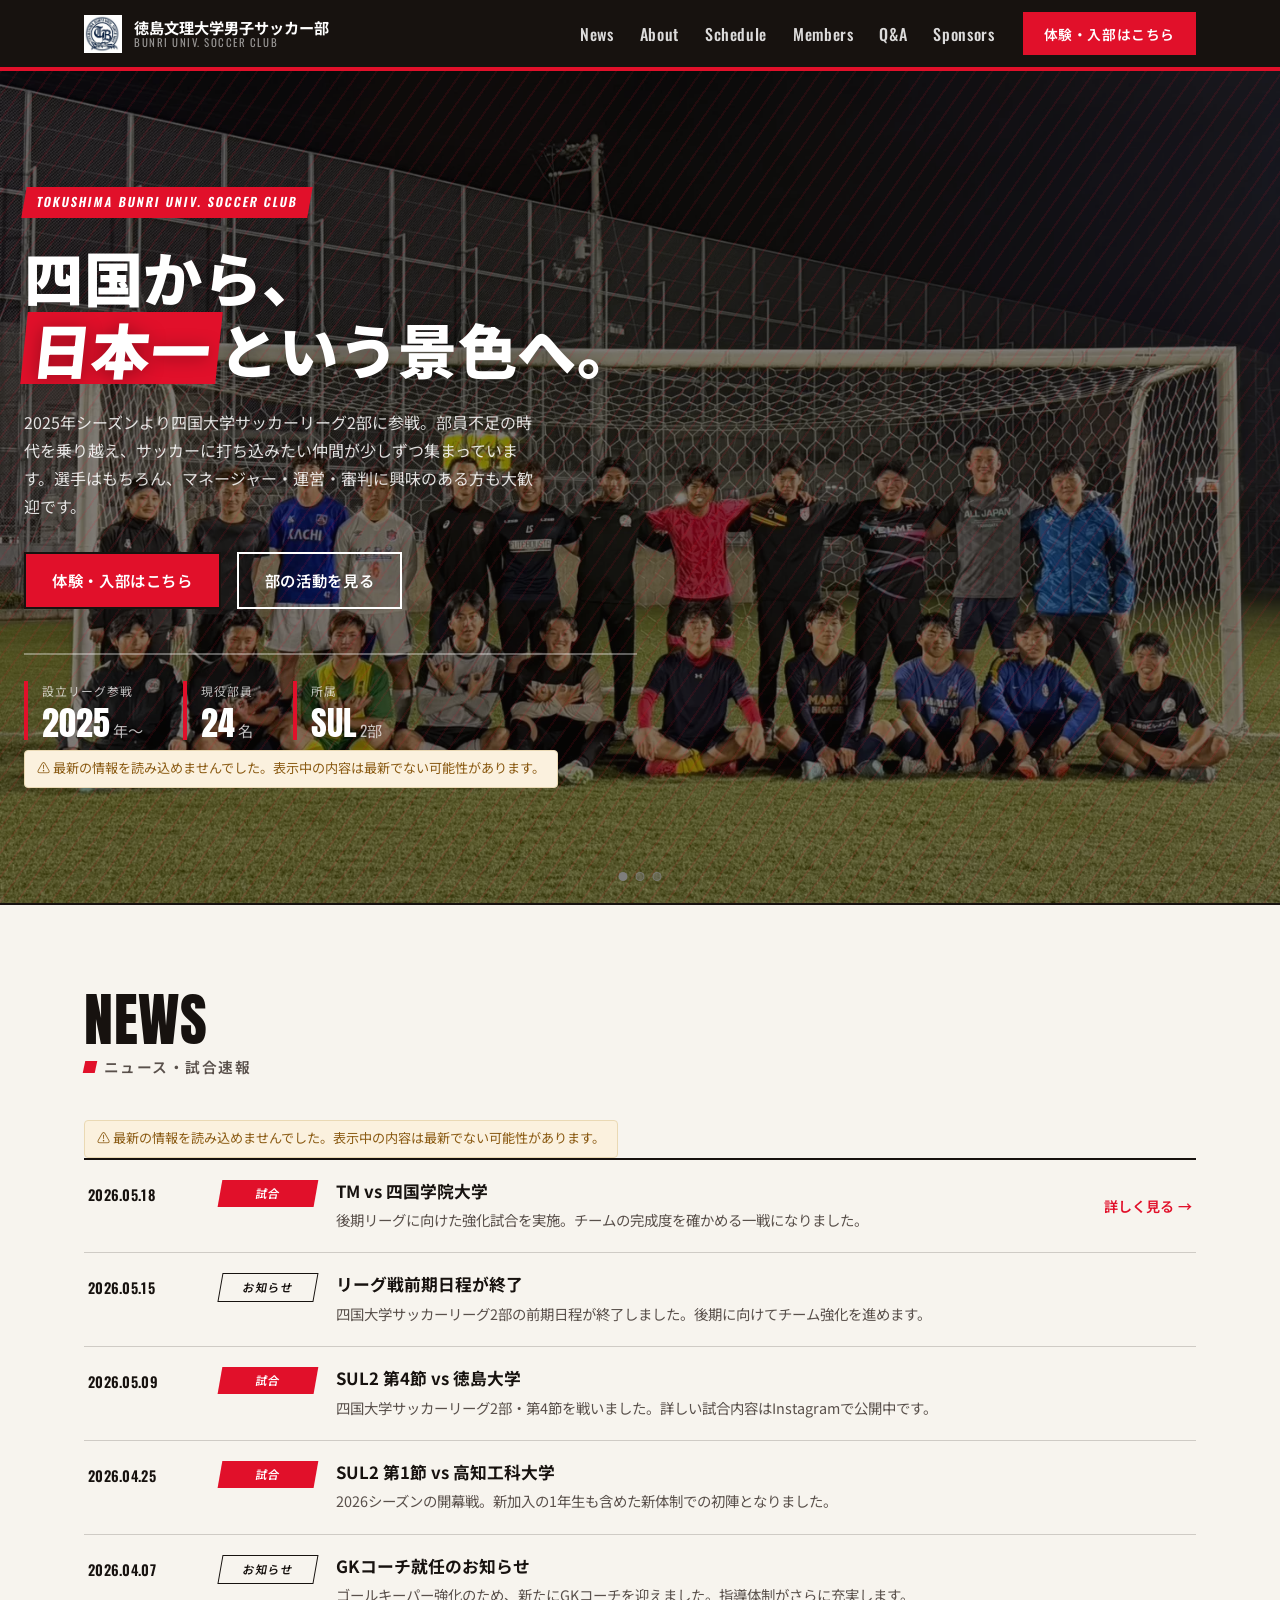
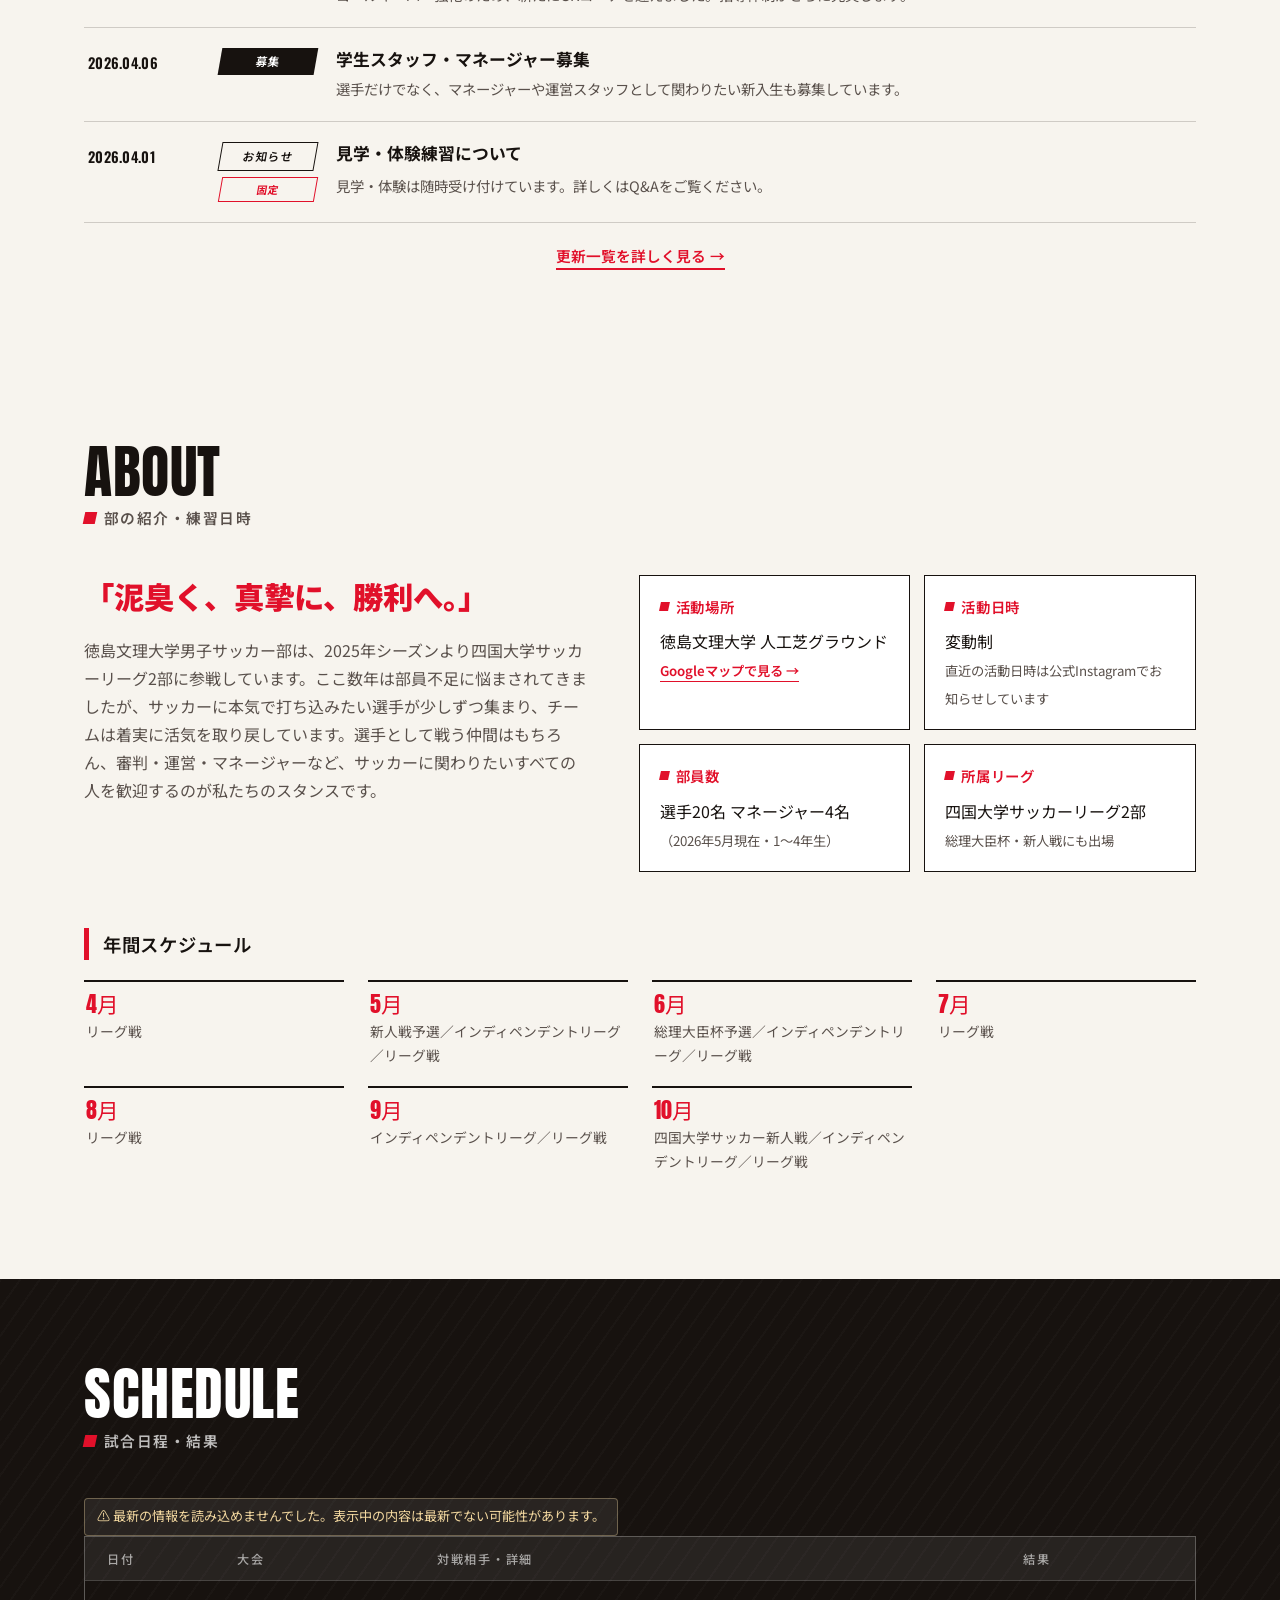
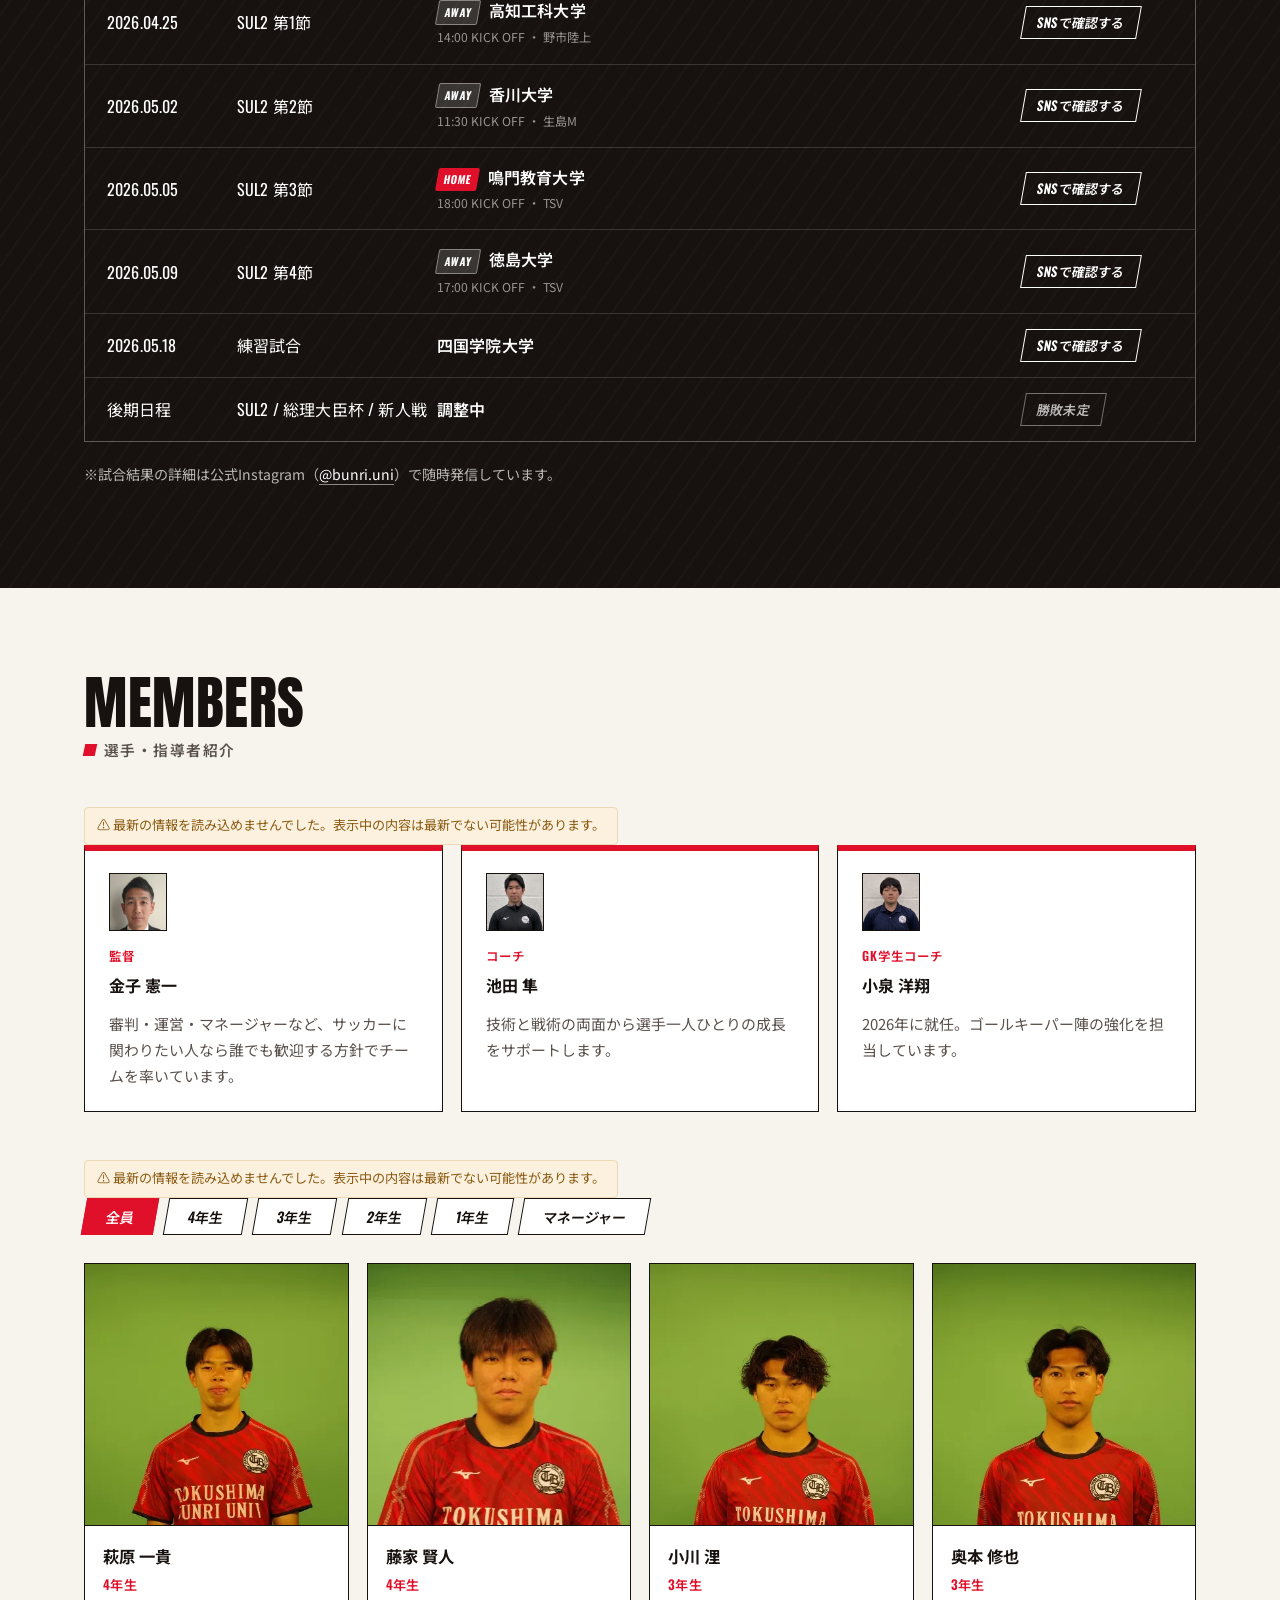
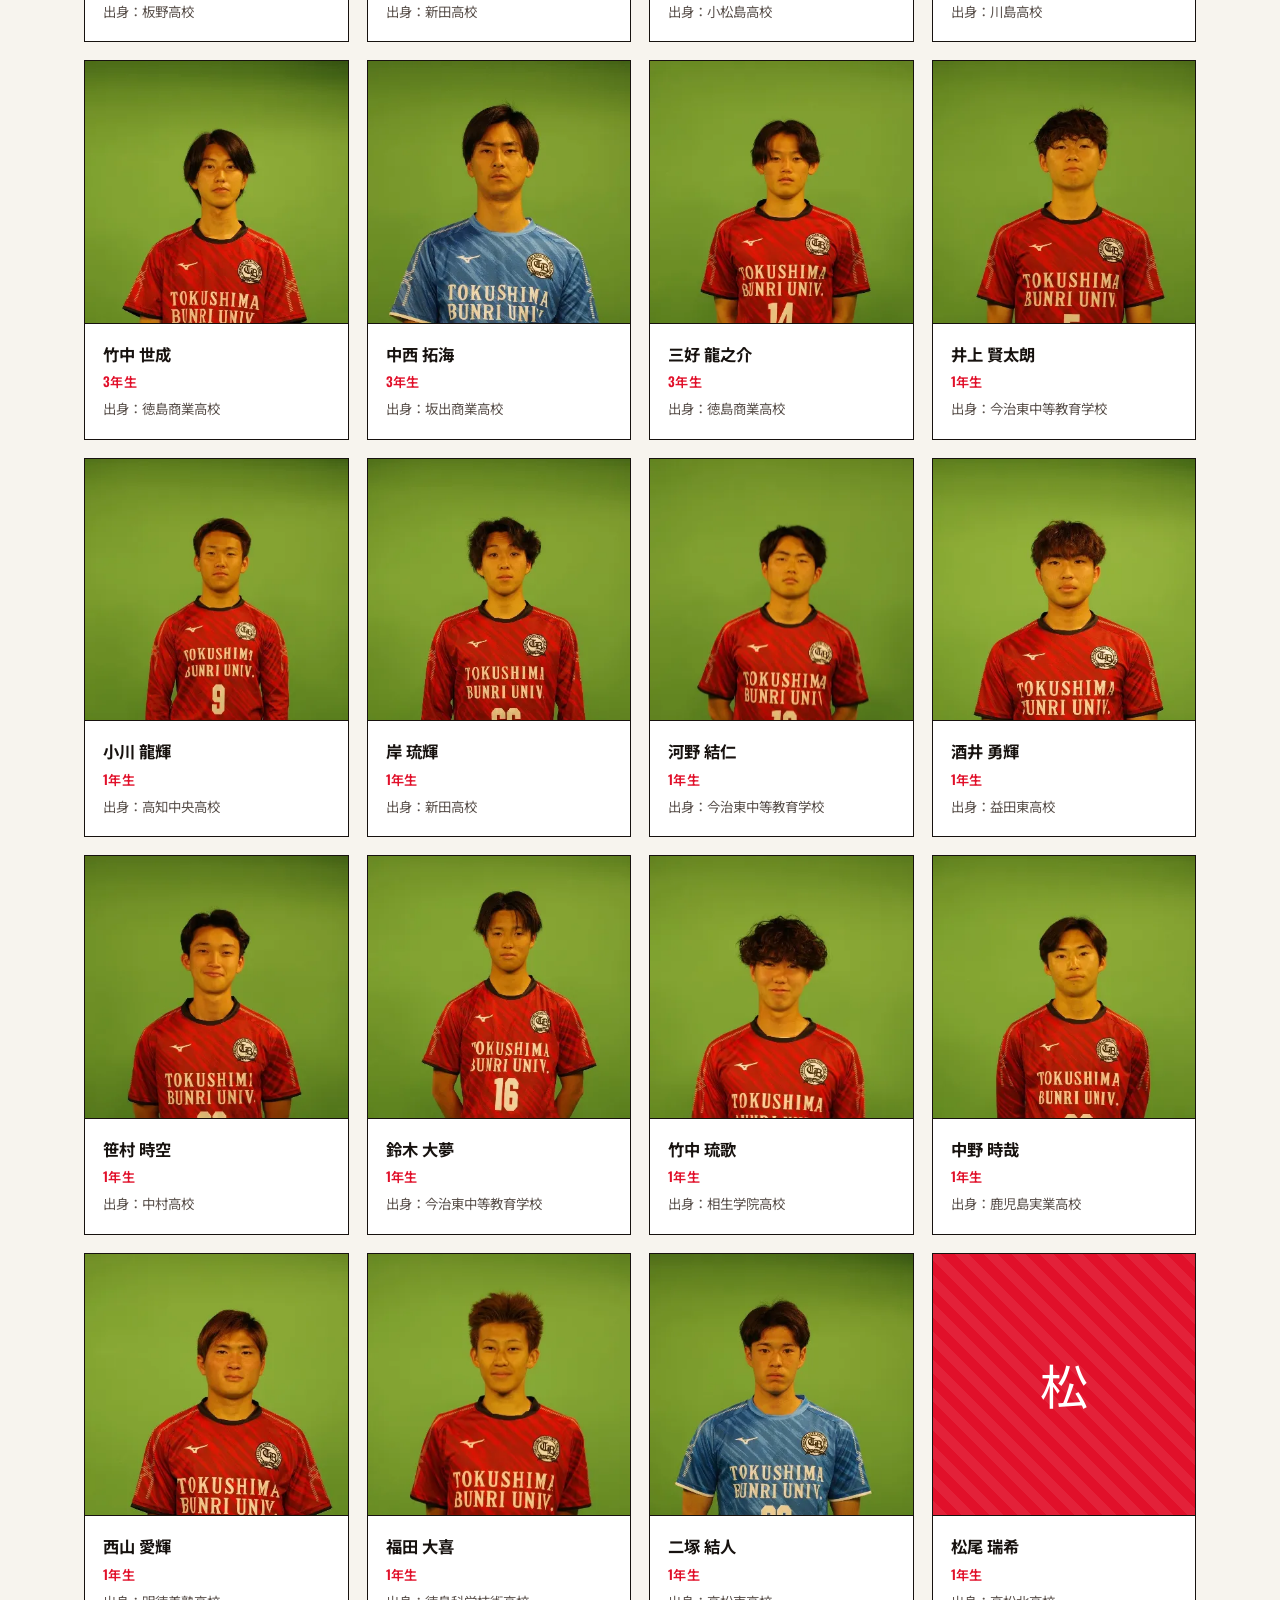
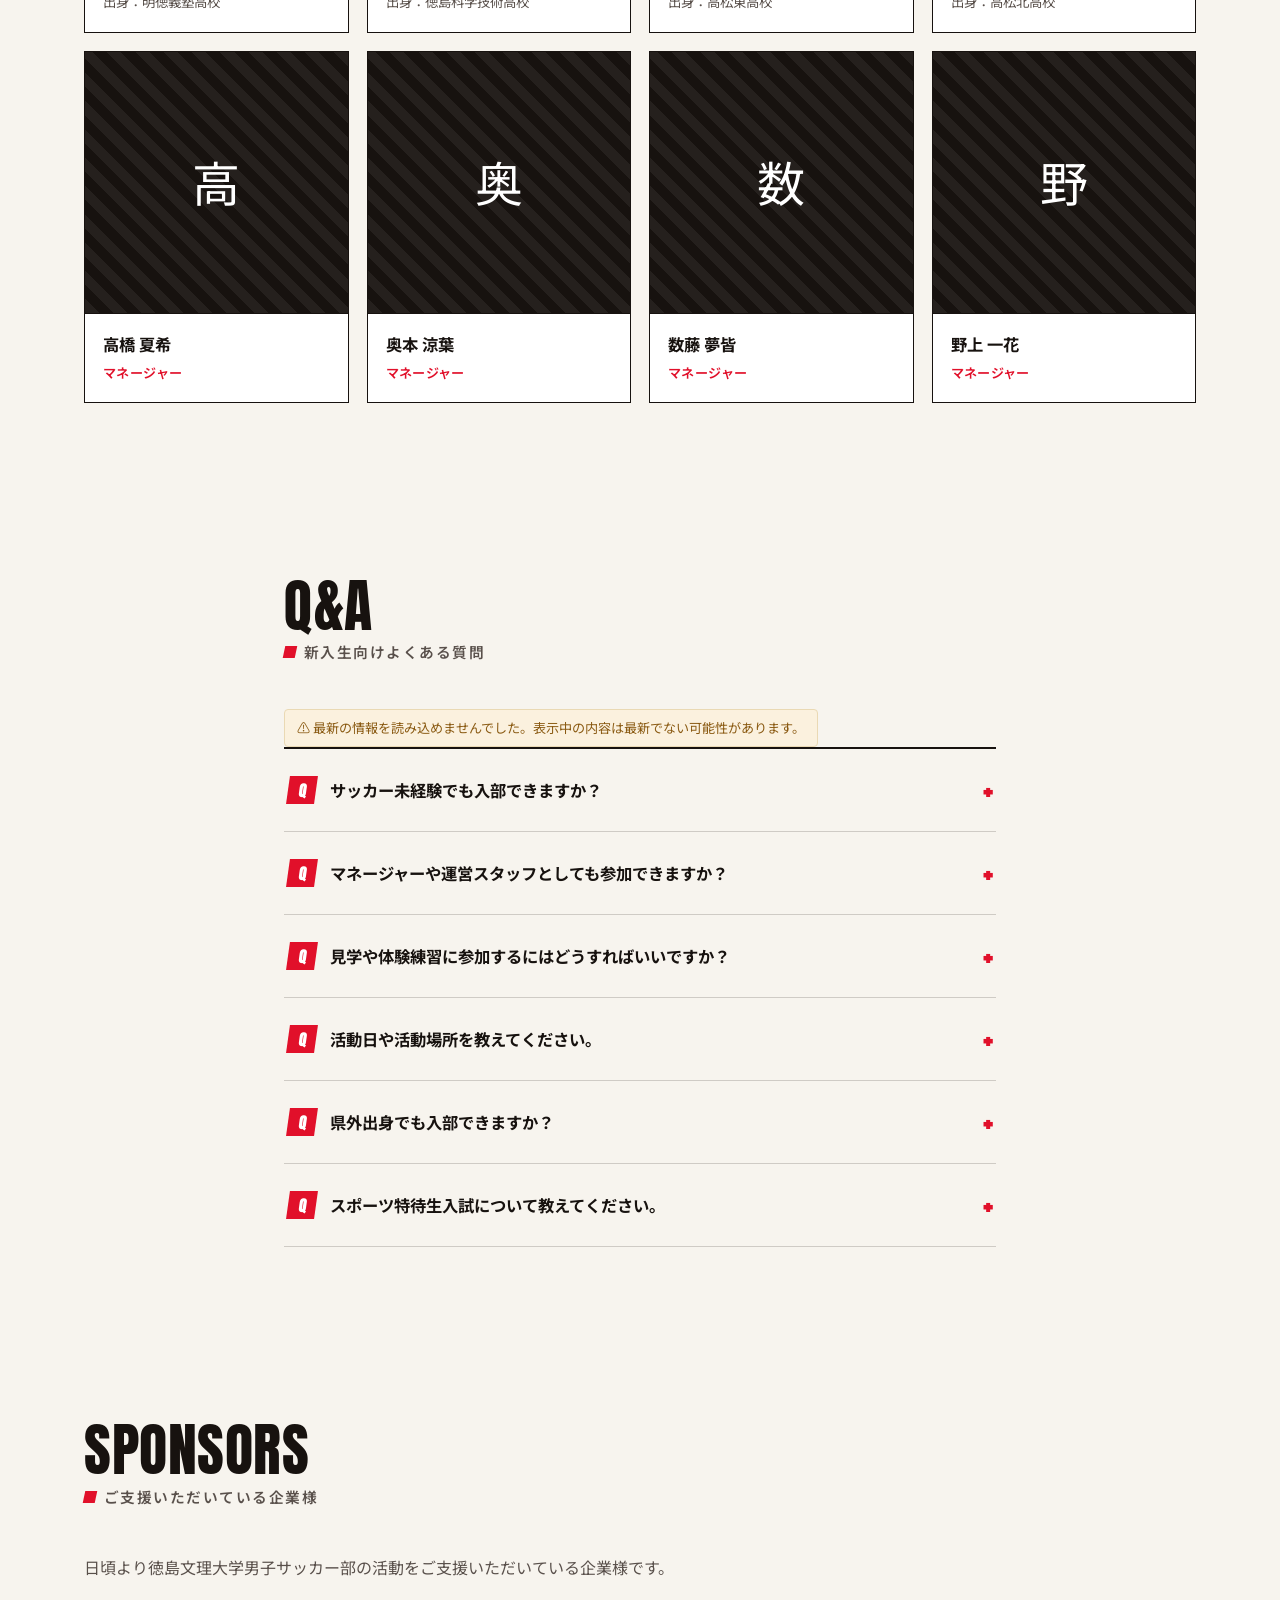
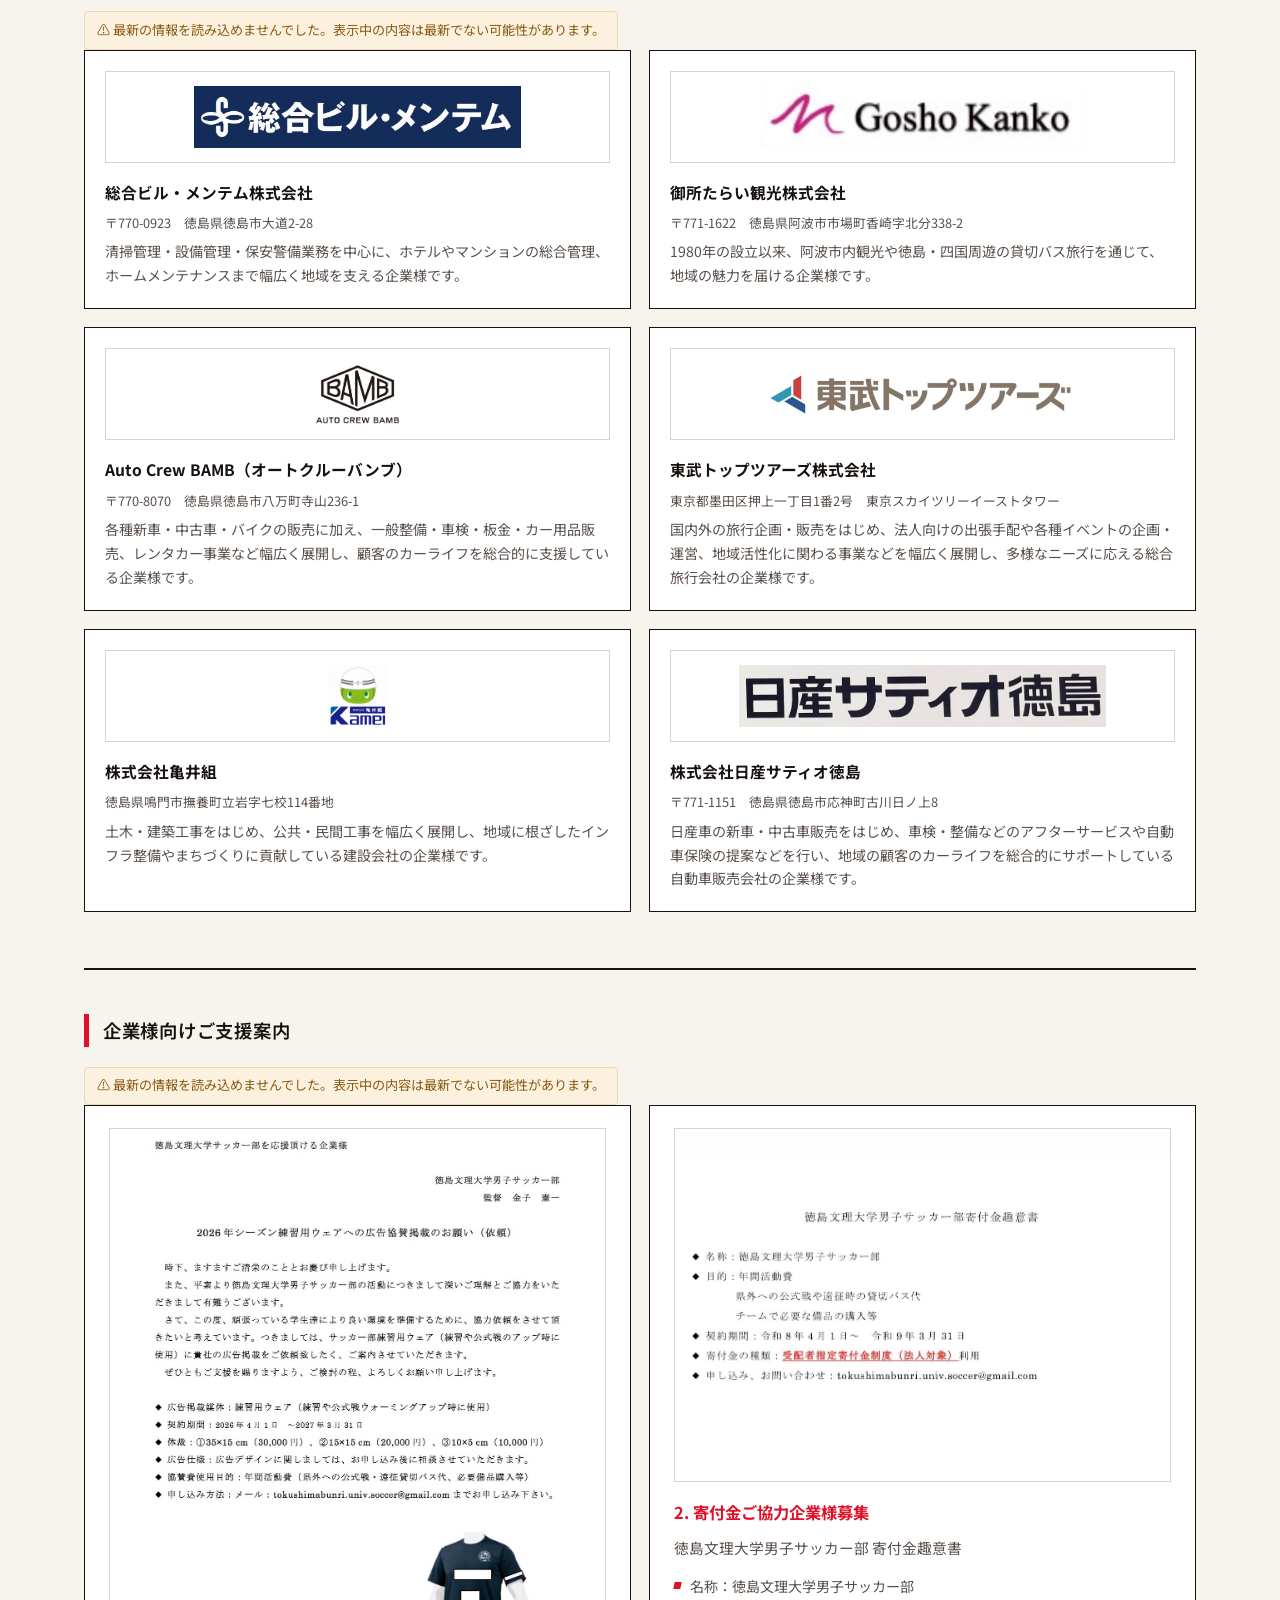
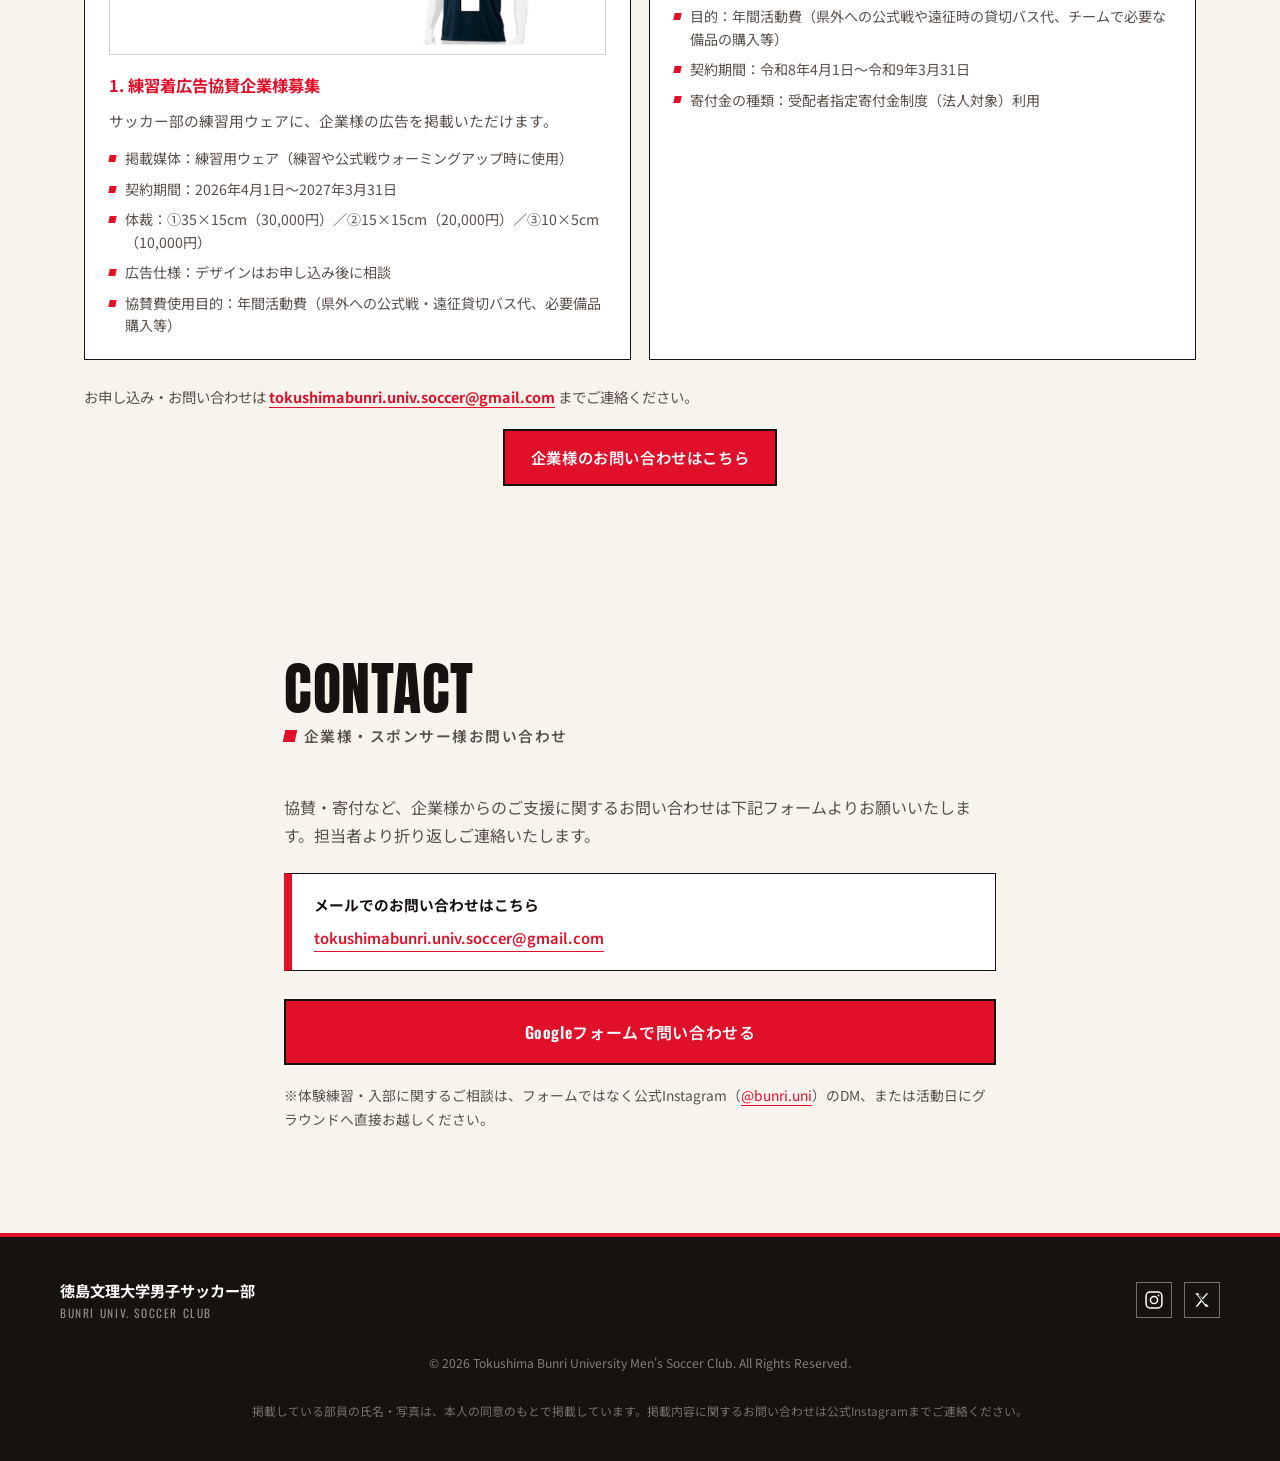
<file: index.html>
﻿<!DOCTYPE html>
<html lang="ja">
<head>
<meta charset="UTF-8">
<meta name="viewport" content="width=device-width, initial-scale=1.0">
<script>
  // ブラウザが「更新（リロード）前のスクロール位置を覚えておいて自動で戻す」機能を無効にする。
  // これが有効なままだと、こちらでJSから一番上に戻しても、ブラウザが後から
  // 元のスクロール位置に戻してしまうことがあるため、できるだけ早い段階で止めておく
  if ('scrollRestoration' in history) {
    history.scrollRestoration = 'manual';
  }
</script>
<title>徳島文理大学男子サッカー部 | 公式サイト</title>
<meta name="description" content="徳島文理大学男子サッカー部の公式サイト。2025年より四国大学サッカーリーグ2部に参戦。ニュース、試合日程、選手・スタッフ紹介はこちらから。">
<link rel="canonical" href="https://tbu-soccerclub.netlify.app/">
<meta property="og:locale" content="ja_JP">
<link rel="preload" as="image" href="images/top.webp">

<!-- favicon（タブに表示されるアイコン）。images/ の中の画像を差し替えれば、
     ここのHTMLは変えずにアイコンだけ変更できます -->
<link rel="icon" href="images/favicon.ico" sizes="any">
<link rel="icon" type="image/png" sizes="32x32" href="images/favicon-32x32.png">
<link rel="icon" type="image/png" sizes="16x16" href="images/favicon-16x16.png">
<link rel="icon" type="image/png" sizes="192x192" href="images/icon-192.png">
<link rel="apple-touch-icon" href="images/apple-touch-icon.png">

<!-- OGP（Instagram・X・LINEなどでURLをシェアした時に表示される情報）。
     ※サイトのURLが変わった場合は、og:url と og:image のドメイン部分
     （https://tbu-soccerclub.netlify.app）も合わせて書き換えてください -->
<meta property="og:type" content="website">
<meta property="og:site_name" content="徳島文理大学男子サッカー部">
<meta property="og:title" content="徳島文理大学男子サッカー部 | 公式サイト">
<meta property="og:description" content="徳島文理大学男子サッカー部の公式サイト。2025年より四国大学サッカーリーグ2部に参戦。ニュース、試合日程、選手・スタッフ紹介はこちらから。">
<meta property="og:url" content="https://tbu-soccerclub.netlify.app/">
<meta property="og:image" content="https://tbu-soccerclub.netlify.app/images/ogp.jpg">
<meta name="twitter:card" content="summary_large_image">
<link rel="preconnect" href="https://fonts.googleapis.com">
<link rel="preconnect" href="https://fonts.gstatic.com" crossorigin>
<link href="https://fonts.googleapis.com/css2?family=Anton&family=Noto+Sans+JP:wght@400;500;700;900&family=Oswald:wght@400;500;600;700&display=swap" rel="stylesheet">
<link rel="stylesheet" href="styles.css">

<!-- 構造化データ（JSON-LD）：検索エンジンに「この団体は何者か」を直接伝えるための情報。
     見た目には影響しない。SNSリンク等が変わった場合はここも合わせて更新してください。 -->
<script type="application/ld+json">
{
  "@context": "https://schema.org",
  "@type": "SportsTeam",
  "name": "徳島文理大学男子サッカー部",
  "alternateName": "BUNRI UNIV. SOCCER CLUB",
  "url": "https://tbu-soccerclub.netlify.app/",
  "logo": "https://tbu-soccerclub.netlify.app/images/logo.jpg",
  "sport": "https://en.wikipedia.org/wiki/Association_football",
  "memberOf": {
    "@type": "SportsOrganization",
    "name": "四国大学サッカーリーグ"
  },
  "sameAs": [
    "https://www.instagram.com/bunri.uni",
    "https://x.com/bunri_univ"
  ]
}
</script>
<!-- FAQ構造化データ（FAQPage）：Q&Aセクションの内容をGoogleに伝え、
     検索結果にアコーディオン形式のリッチリザルトとして表示される可能性があります。
     faqData（data.js）の内容を変更したときは、ここも合わせて更新してください -->
<script type="application/ld+json">
{
  "@context": "https://schema.org",
  "@type": "FAQPage",
  "mainEntity": [
    {
      "@type": "Question",
      "name": "サッカー未経験でも入部できますか？",
      "acceptedAnswer": {
        "@type": "Answer",
        "text": "可能です。基礎から取り組める環境を用意しているので、大学からサッカーを始めたいという方も歓迎します。まずは体験練習で雰囲気を見てみてください。"
      }
    },
    {
      "@type": "Question",
      "name": "マネージャーや運営スタッフとしても参加できますか？",
      "acceptedAnswer": {
        "@type": "Answer",
        "text": "はい、大歓迎です。選手としてプレーする以外にも、マネージャー・運営・審判に興味のある方を積極的に募集しています。実際にチームには複数名のマネージャーが在籍し、日々の活動を支えています。"
      }
    },
    {
      "@type": "Question",
      "name": "見学や体験練習に参加するにはどうすればいいですか？",
      "acceptedAnswer": {
        "@type": "Answer",
        "text": "活動日であればいつでも見学可能です。公式Instagram（@bunri.uni）のDMでご連絡いただくか、活動日に直接グラウンドへお越しいただいても大丈夫です。"
      }
    },
    {
      "@type": "Question",
      "name": "活動日や活動場所を教えてください。",
      "acceptedAnswer": {
        "@type": "Answer",
        "text": "徳島文理大学の人工芝グラウンドを拠点に活動しています。活動日時は時期によって変動するため、直近のスケジュールは公式Instagram（@bunri.uni）でご確認ください。"
      }
    },
    {
      "@type": "Question",
      "name": "県外出身でも入部できますか？",
      "acceptedAnswer": {
        "@type": "Answer",
        "text": "もちろんです。現在の部員も愛媛・高知・香川・島根・鹿児島など県外出身者が多数在籍しており、出身地を問わず活躍できるチームです。"
      }
    },
    {
      "@type": "Question",
      "name": "スポーツ特待生入試について教えてください。",
      "acceptedAnswer": {
        "@type": "Answer",
        "text": "徳島文理大学にはスポーツ特待生入試の制度があります。サッカー部としての詳しい条件や相談は、顧問の金子先生までご連絡ください。"
      }
    }
  ]
}
</script>
</head>
<body>

<a class="skip-link" href="#main">本文へスキップ</a>

<!-- ===== HEADER =====
     クラブ名・SNSリンクなどは data.js の siteData から自動反映されます -->
<header class="site-header" id="top">
  <div class="header-inner">
    <a href="#top" class="logo" aria-label="徳島文理大学男子サッカー部 トップへ">
      <span class="logo-mark js-logo-initial" aria-hidden="true">B</span>
      <span class="logo-text">
        <span class="logo-jp js-club-name-jp">徳島文理大学男子サッカー部</span>
        <span class="logo-en js-club-name-en">BUNRI UNIV. SOCCER CLUB</span>
      </span>
    </a>

    <button class="nav-toggle" id="navToggle" aria-expanded="false" aria-controls="primaryNav" aria-label="メニューを開く">
      <span></span><span></span><span></span>
    </button>

    <nav class="primary-nav" id="primaryNav">
      <ul>
        <li><a href="news.html" class="nav-link" id="navNews">News</a></li>
        <li><a href="#about" class="nav-link" id="navAbout">About</a></li>
        <li><a href="schedule.html" class="nav-link" id="navSchedule">Schedule</a></li>
        <li><a href="members.html" class="nav-link" id="navMembers">Members</a></li>
        <li><a href="#faq" class="nav-link" id="navFaq">Q&amp;A</a></li>
        <li><a href="#sponsors" class="nav-link" id="navSponsors">Sponsors</a></li>
      </ul>
      <a href="#" target="_blank" rel="noopener" class="btn btn-cta nav-cta js-instagram-link">体験・入部はこちら</a>
    </nav>
  </div>
</header>

<main id="main">

  <!-- ===== HERO =====
       見出し・写真・数字は data.js の heroData から自動反映されます -->
  <section class="hero" aria-label="トップビジュアル">
    <!-- heroData.photo に画像パスがあれば、ここに自動で写真（複数指定でスライドショー）が表示されます。
         無ければ下のダミー表示のままになります。 -->
    <div class="hero-photo" id="heroPhoto">
      <div class="photo-placeholder">
        <svg viewBox="0 0 64 64" width="64" height="64" aria-hidden="true">
          <circle cx="32" cy="32" r="27" fill="none" stroke="currentColor" stroke-width="2"/>
          <path d="M32 13 L40 19 L37 29 L27 29 L24 19 Z" fill="currentColor"/>
        </svg>
        <span>TEAM PHOTO</span>
      </div>
    </div>
    <!-- 写真の上に敷く暗めのベタ塗り（グラデーションは使わず、単色の半透明パネルで
         文字を読みやすくする。このサイトの「面で分ける」デザイン方針に合わせている） -->
    <div class="hero-overlay" aria-hidden="true"></div>
    <div class="hero-arc" aria-hidden="true"></div>
    <div class="hero-inner">
      <p class="eyebrow" id="heroEyebrow"></p>
      <h1 class="hero-copy" id="heroHeadline"></h1>
      <p class="hero-sub" id="heroSub"></p>
      <div class="hero-actions">
        <a href="#" target="_blank" rel="noopener" class="btn btn-cta js-instagram-link" id="heroCta">体験・入部はこちら</a>
        <a href="#about" class="btn btn-ghost">部の活動を見る</a>
      </div>
      <dl class="hero-stats" id="heroStats">
        <!-- data.js の heroData.stats がここに自動で表示されます -->
      </dl>
      <p class="sync-warning" id="settingsSyncWarning" hidden>⚠ 最新の情報を読み込めませんでした。表示中の内容は最新でない可能性があります。</p>
    </div>
  </section>

  <!-- ===== NEWS =====
       中身は data.js の newsData を JavaScript で自動的に流し込みます。 -->
  <section class="section news-section" id="news">
    <div class="section-inner">
      <div class="section-head">
        <h2 class="section-title"><span class="section-title-en">News</span><span class="section-title-jp">ニュース・試合速報</span></h2>
      </div>
      <p class="sync-warning" id="newsSyncWarning" hidden>⚠ 最新の情報を読み込めませんでした。表示中の内容は最新でない可能性があります。</p>

      <div class="news-grid" id="newsGrid">
        <!-- data.js の newsData がここに自動で表示されます -->
      </div>
      <p class="section-note" id="newsMoreNote" hidden></p>
      <p class="news-more-link"><a href="news.html" class="section-link">更新一覧を詳しく見る →</a></p>
      <div class="section-extras" id="newsExtras">
        <!-- 「その他」シートで「Newsの「◯◯」」という行を追加すると、ここに自動で表示されます -->
      </div>
    </div>
  </section>

  <!-- ===== ABOUT & SCHEDULE =====
       中身は data.js の aboutData を JavaScript で自動的に流し込みます。 -->
  <section class="section about-section" id="about">
    <div class="section-inner">
      <h2 class="section-title"><span class="section-title-en">About</span><span class="section-title-jp">部の紹介・練習日時</span></h2>

      <div class="about-grid">
        <div class="about-lead">
          <p class="about-slogan" id="aboutSlogan"></p>
          <p class="about-text" id="aboutText"></p>
        </div>

        <dl class="about-facts" id="aboutFacts">
          <!-- data.js の aboutData.facts がここに自動で表示されます -->
        </dl>
      </div>

      <div class="year-schedule">
        <h3 class="sub-title">年間スケジュール</h3>
        <div class="year-schedule-grid" id="yearScheduleGrid">
          <!-- data.js の aboutData.yearSchedule がここに自動で表示されます -->
        </div>
      </div>
    </div>
  </section>

  <!-- ===== SCHEDULE / RESULTS =====
       中身は data.js の scheduleData を JavaScript で自動的に流し込みます。 -->
  <section class="section results-section" id="schedule">
    <div class="section-inner">
      <h2 class="section-title section-title--light"><span class="section-title-en">Schedule</span><span class="section-title-jp">試合日程・結果</span></h2>
      <p class="sync-warning sync-warning--light" id="scheduleSyncWarning" hidden>⚠ 最新の情報を読み込めませんでした。表示中の内容は最新でない可能性があります。</p>

      <div class="scoreboard" role="table" aria-label="2026シーズン 四国大学サッカーリーグ2部の試合日程">
        <div class="scoreboard-row scoreboard-head" role="row">
          <span role="columnheader">日付</span>
          <span role="columnheader">大会</span>
          <span role="columnheader">対戦相手・詳細</span>
          <span role="columnheader">結果</span>
        </div>
        <div id="scheduleBody">
          <!-- data.js の scheduleData がここに自動で表示されます -->
        </div>
      </div>
      <p class="section-note section-note--light" id="scheduleMoreNote" hidden></p>
      <p class="schedule-more-link" id="scheduleMoreLink" hidden><a href="schedule.html" class="section-link">全日程を見る →</a></p>
      <p class="results-note">
        ※試合結果の詳細は公式Instagram（<a href="#" target="_blank" rel="noopener" class="js-instagram-link"><span class="js-instagram-handle">@bunri.uni</span></a>）で随時発信しています。
      </p>
      <div class="section-extras section-extras--light" id="scheduleExtras">
        <!-- 「その他」シートで「Scheduleの「◯◯」」という行を追加すると、ここに自動で表示されます -->
      </div>
    </div>
  </section>

  <!-- ===== MEMBERS =====
       監督・コーチのコメントは data.js の staffData、
       選手カードは data.js の playersData を JavaScript で自動的に流し込みます。 -->
  <section class="section members-section" id="members">
    <div class="section-inner">
      <h2 class="section-title"><span class="section-title-en">Members</span><span class="section-title-jp">選手・指導者紹介</span></h2>

      <!-- スマホ版だけ表示（CSSで出し分け）。部員一覧の代わりに、
           人数・代表写真・「部員紹介を見る」ボタンだけを表示する -->
      <div class="members-summary" id="membersSummary">
        <img class="members-summary-photo" id="membersSummaryPhoto" src="" alt="部員集合写真" loading="lazy">
        <p class="members-summary-count" id="membersSummaryCount"></p>
        <a href="members.html" class="btn btn-cta">部員紹介を見る</a>
      </div>

      <!-- PC版はこちらがそのまま表示される。スマホ版はCSSで非表示になる -->
      <div class="members-full" id="membersFull">
        <p class="sync-warning" id="staffSyncWarning" hidden>⚠ 最新の情報を読み込めませんでした。表示中の内容は最新でない可能性があります。</p>
        <div class="staff-comments" id="staffComments">
          <!-- data.js の staffData がここに自動で表示されます -->
        </div>

        <p class="sync-warning" id="playersSyncWarning" hidden>⚠ 最新の情報を読み込めませんでした。表示中の内容は最新でない可能性があります。</p>
        <div class="filter-bar" role="group" aria-label="選手フィルター" id="filterBar">
          <button class="filter-btn is-active" data-filter="all">全員</button>
          <button class="filter-btn" data-filter="4年">4年生</button>
          <button class="filter-btn" data-filter="3年">3年生</button>
          <button class="filter-btn" data-filter="2年">2年生</button>
          <button class="filter-btn" data-filter="1年">1年生</button>
          <!-- スタッフの役職ボタンは、スプレッドシートの「役職」列に入力された
               文字ごとに script.js が自動で生成してここに追加します -->
        </div>

        <div class="player-grid" id="playerGrid">
          <!-- data.js の playersData がここに自動で表示されます -->
        </div>
        <p class="filter-empty" id="filterEmpty" hidden>該当する部員がいません。</p>
        <p class="member-more-link" id="memberMoreLink" hidden><a href="members.html" class="section-link">部員全員を見る →</a></p>
        <div class="section-extras" id="membersExtras">
          <!-- 「その他」シートで「Membersの「◯◯」」という行を追加すると、ここに自動で表示されます -->
        </div>
      </div>
    </div>
  </section>

  <!-- ===== FAQ =====
       質問・回答は data.js の faqData を JavaScript で自動的に流し込みます。 -->
  <section class="section faq-section" id="faq">
    <div class="section-inner section-inner--narrow">
      <h2 class="section-title"><span class="section-title-en">Q&amp;A</span><span class="section-title-jp">新入生向けよくある質問</span></h2>

      <p class="sync-warning" id="faqSyncWarning" hidden>⚠ 最新の情報を読み込めませんでした。表示中の内容は最新でない可能性があります。</p>
      <div class="accordion" id="faqAccordion">
        <!-- data.js の faqData がここに自動で表示されます -->
      </div>
      <div class="section-extras" id="faqExtras">
        <!-- 「その他」シートで「Q&amp;Aの「◯◯」」という行を追加すると、ここに自動で表示されます -->
      </div>
    </div>
  </section>

  <!-- ===== SPONSORS =====
       企業紹介は data.js の sponsorsData、支援案内は supportData から
       JavaScript で自動的に流し込みます。 -->
  <section class="section sponsors-section" id="sponsors">
    <div class="section-inner">
      <h2 class="section-title"><span class="section-title-en">Sponsors</span><span class="section-title-jp">ご支援いただいている企業様</span></h2>
      <p class="sponsors-lead">日頃より徳島文理大学男子サッカー部の活動をご支援いただいている企業様です。</p>
      <p class="sync-warning" id="sponsorsSyncWarning" hidden>⚠ 最新の情報を読み込めませんでした。表示中の内容は最新でない可能性があります。</p>

      <ul class="sponsor-grid" id="sponsorGrid">
        <!-- data.js の sponsorsData がここに自動で表示されます -->
      </ul>
      <div class="section-extras" id="sponsorsExtras">
        <!-- 「その他」シートで「Sponsorsの「◯◯」」という行を追加すると、ここに自動で表示されます -->
      </div>

      <div class="sponsor-support">
        <h3 class="sub-title">企業様向けご支援案内</h3>
        <p class="sync-warning" id="supportSyncWarning" hidden>⚠ 最新の情報を読み込めませんでした。表示中の内容は最新でない可能性があります。</p>
        <div class="support-grid" id="supportGrid">
          <!-- data.js の supportData がここに自動で表示されます -->
        </div>
        <p class="support-contact">
          お申し込み・お問い合わせは
          <a href="#" class="js-sponsor-email">tokushimabunri.univ.soccer@gmail.com</a>
          までご連絡ください。
        </p>
        <a href="#contact" class="btn btn-cta support-cta">企業様のお問い合わせはこちら</a>
      </div>
    </div>
  </section>

  <!-- ===== CONTACT =====
       企業様・スポンサー様専用のお問い合わせフォームです。
       体験練習・入部のご相談は、公式Instagramへ直接ご連絡いただく形にしています。 -->
  <section class="section contact-section" id="contact">
    <div class="section-inner section-inner--narrow">
      <h2 class="section-title"><span class="section-title-en">Contact</span><span class="section-title-jp">企業様・スポンサー様お問い合わせ</span></h2>
      <p class="contact-lead">協賛・寄付など、企業様からのご支援に関するお問い合わせは下記フォームよりお願いいたします。担当者より折り返しご連絡いたします。</p>

      <div class="contact-alt">
        <p><strong>メールでのお問い合わせはこちら</strong></p>
        <div class="contact-alt-links">
          <a href="#" class="js-sponsor-email">tokushimabunri.univ.soccer@gmail.com</a>
        </div>
      </div>

      <a href="#" id="gformButton" target="_blank" rel="noopener" class="btn btn-cta gform-button">Googleフォームで問い合わせる</a>

      <p class="contact-note">※体験練習・入部に関するご相談は、フォームではなく公式Instagram（<a href="#" target="_blank" rel="noopener" class="js-instagram-link"><span class="js-instagram-handle">@bunri.uni</span></a>）のDM、または活動日にグラウンドへ直接お越しください。</p>
    </div>
  </section>

</main>

<!-- ===== FOOTER =====
     クラブ名・SNSリンク・著作権表記は data.js の siteData から自動反映されます -->
<footer class="site-footer">
  <div class="footer-inner">
    <div class="footer-brand">
      <span class="logo-jp js-club-name-jp">徳島文理大学男子サッカー部</span>
      <span class="logo-en js-club-name-en">BUNRI UNIV. SOCCER CLUB</span>
    </div>

    <ul class="footer-social">
      <li><a href="#" target="_blank" rel="noopener" aria-label="Instagram" class="js-instagram-link">
        <svg viewBox="0 0 24 24" width="20" height="20"><rect x="2.5" y="2.5" width="19" height="19" rx="5" fill="none" stroke="currentColor" stroke-width="1.8"/><circle cx="12" cy="12" r="4.3" fill="none" stroke="currentColor" stroke-width="1.8"/><circle cx="17.4" cy="6.6" r="1.1" fill="currentColor"/></svg>
      </a></li>
      <li><a href="#" target="_blank" rel="noopener" aria-label="X (Twitter)" class="js-x-link">
        <svg viewBox="0 0 24 24" width="18" height="18"><path fill="currentColor" d="M3 3l7.5 9.1L3.4 21h2.3l6-6.9L16.9 21H21l-7.9-9.6L20.4 3h-2.3l-5.6 6.4L7.1 3H3zm3.1 1.6h2l9.9 12.8h-2L6.1 4.6z"/></svg>
      </a></li>
    </ul>

    <p class="footer-copy" id="footerCopy">&copy; 2026 Tokushima Bunri University Men's Soccer Club. All Rights Reserved.</p>
    <p class="footer-note">掲載している部員の氏名・写真は、本人の同意のもとで掲載しています。掲載内容に関するお問い合わせは公式Instagramまでご連絡ください。</p>
  </div>
</footer>

<script src="data.js"></script>
<script src="common.js"></script>
<script src="sheets-sync.js"></script>
<script src="script.js"></script>
</body>
</html>
</file>
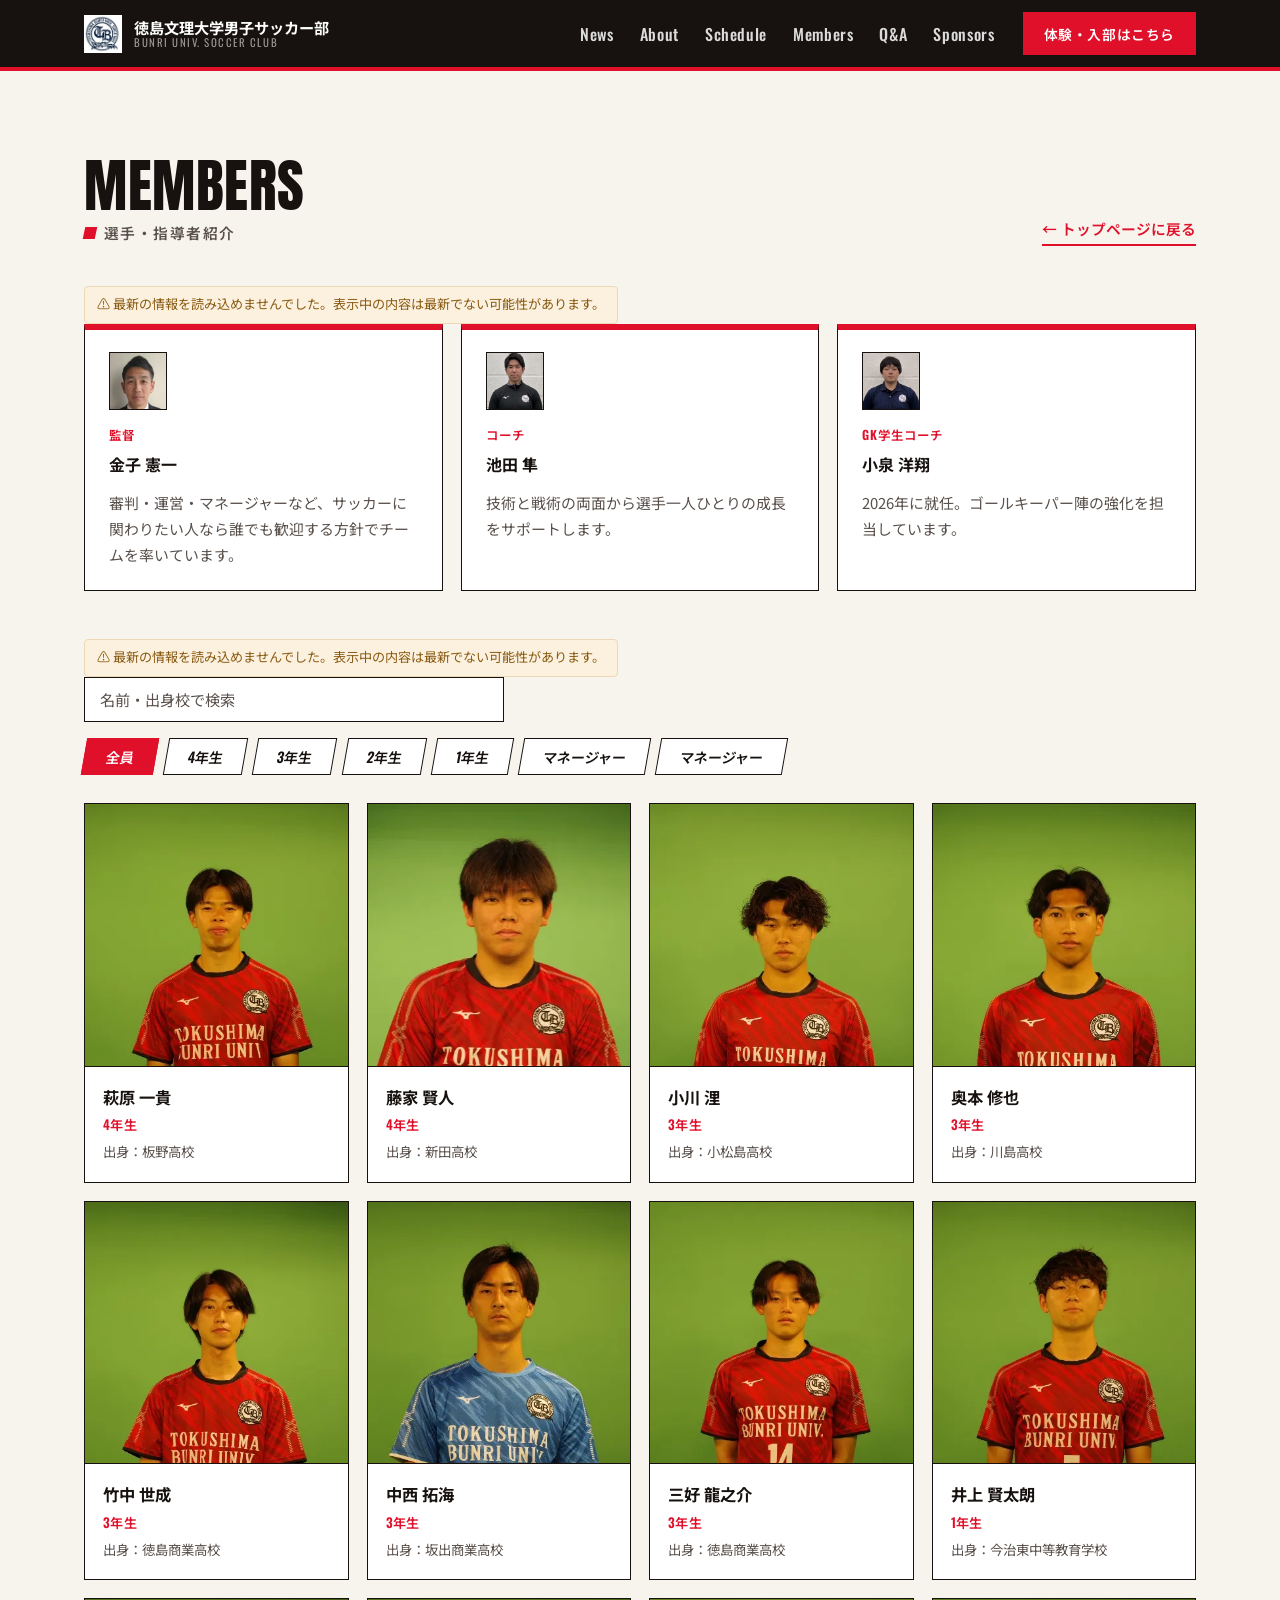
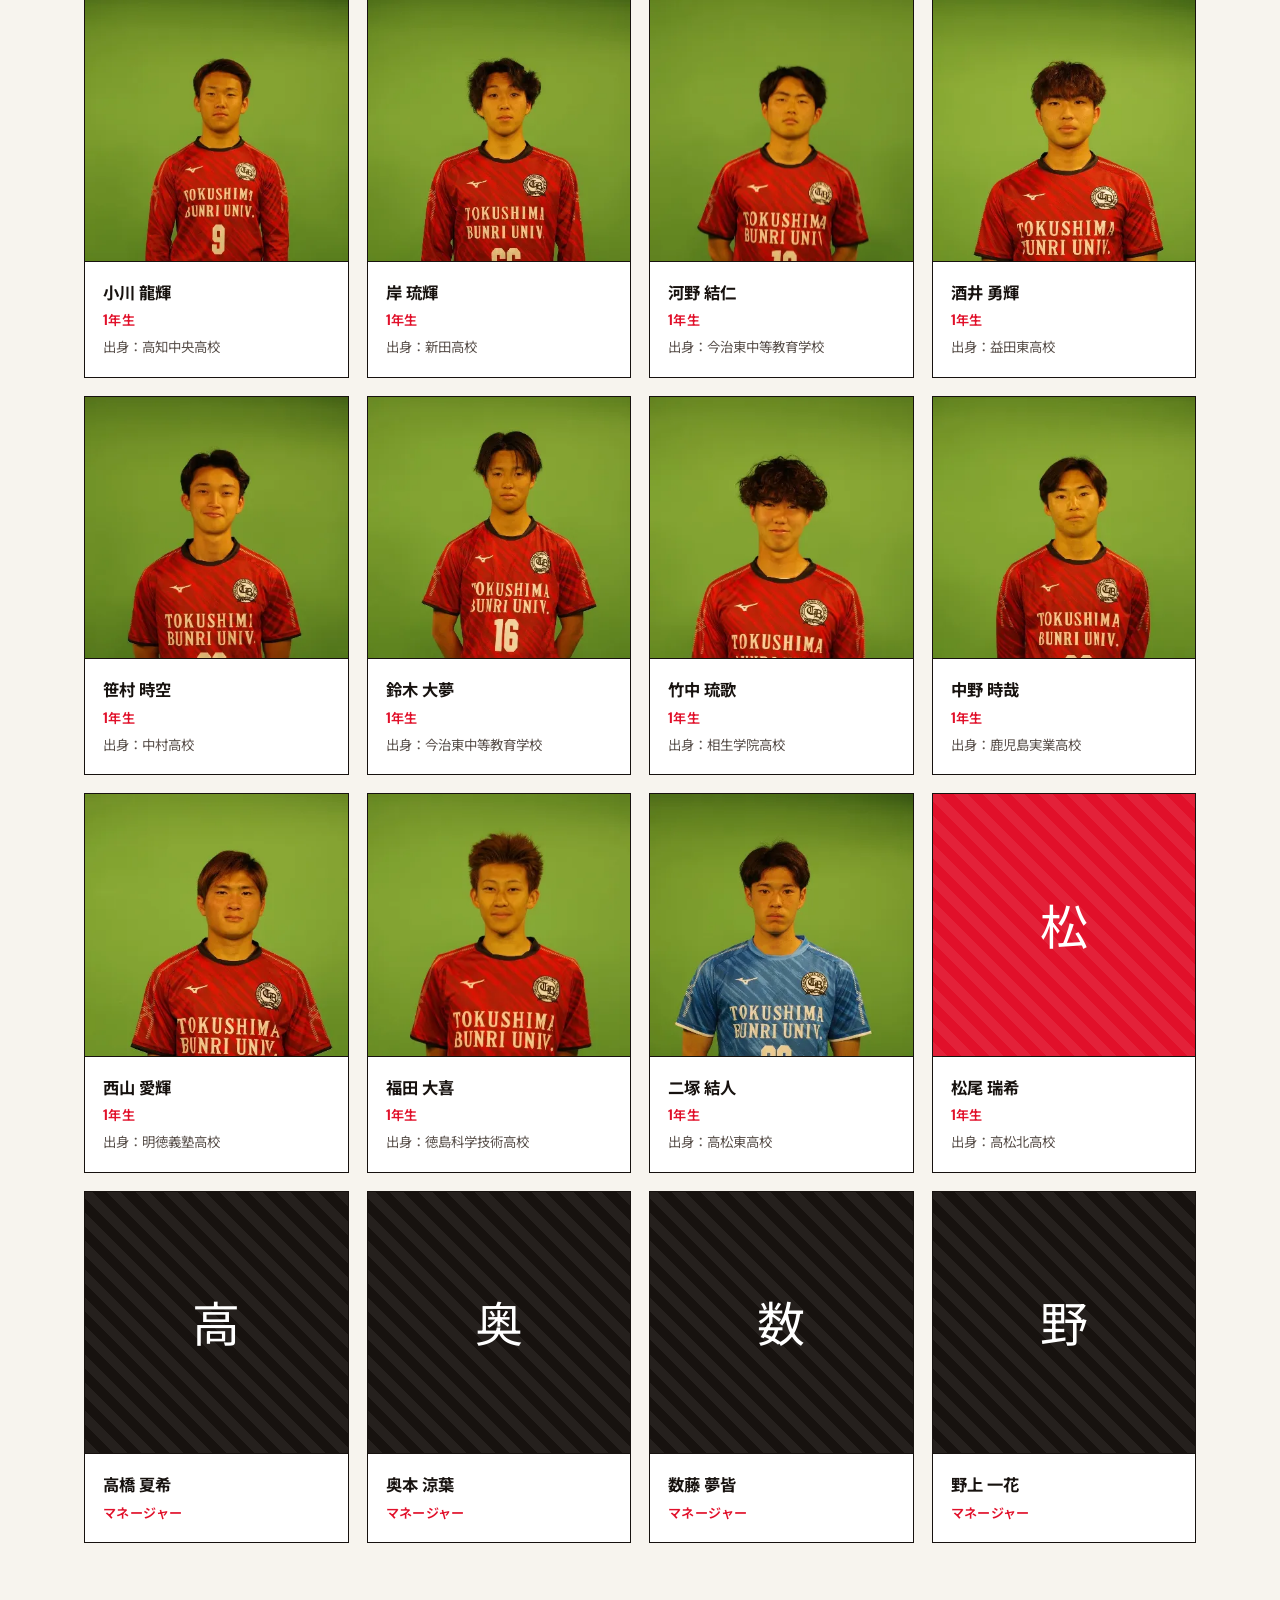
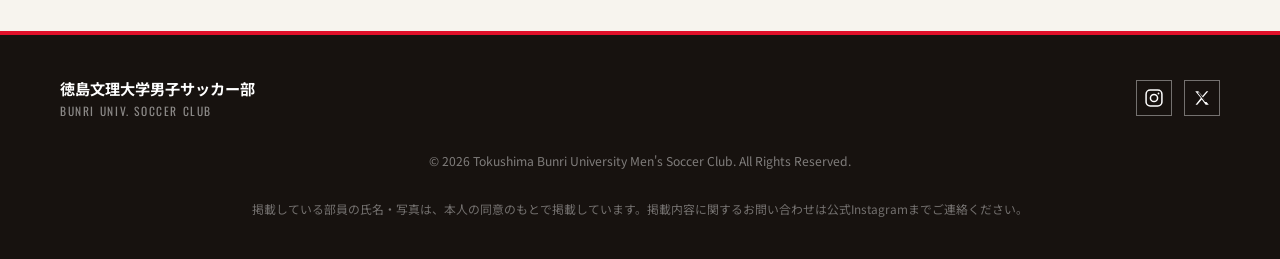
<file: members.html>
﻿<!DOCTYPE html>
<html lang="ja">
<head>
<meta charset="UTF-8">
<meta name="viewport" content="width=device-width, initial-scale=1.0">
<script>
  // ブラウザの「更新前のスクロール位置を自動で復元する」機能を無効にする
  if ('scrollRestoration' in history) {
    history.scrollRestoration = 'manual';
  }
</script>
<title>部員紹介 | 徳島文理大学男子サッカー部</title>
<meta name="description" content="徳島文理大学男子サッカー部の選手・監督・コーチ紹介です。">
<link rel="canonical" href="https://tbu-soccerclub.netlify.app/members.html">
<meta property="og:locale" content="ja_JP">

<link rel="icon" href="images/favicon.ico" sizes="any">
<link rel="icon" type="image/png" sizes="32x32" href="images/favicon-32x32.png">
<link rel="icon" type="image/png" sizes="16x16" href="images/favicon-16x16.png">
<link rel="icon" type="image/png" sizes="192x192" href="images/icon-192.png">
<link rel="apple-touch-icon" href="images/apple-touch-icon.png">

<meta property="og:type" content="website">
<meta property="og:site_name" content="徳島文理大学男子サッカー部">
<meta property="og:title" content="部員紹介 | 徳島文理大学男子サッカー部">
<meta property="og:description" content="徳島文理大学男子サッカー部の選手・監督・コーチ紹介です。">
<meta property="og:url" content="https://tbu-soccerclub.netlify.app/members.html">
<meta property="og:image" content="https://tbu-soccerclub.netlify.app/images/ogp.jpg">
<meta name="twitter:card" content="summary_large_image">
<link rel="preconnect" href="https://fonts.googleapis.com">
<link rel="preconnect" href="https://fonts.gstatic.com" crossorigin>
<link href="https://fonts.googleapis.com/css2?family=Anton&family=Noto+Sans+JP:wght@400;500;700;900&family=Oswald:wght@400;500;600;700&display=swap" rel="stylesheet">
<link rel="stylesheet" href="styles.css">

<script type="application/ld+json">
{
  "@context": "https://schema.org",
  "@type": "BreadcrumbList",
  "itemListElement": [
    { "@type": "ListItem", "position": 1, "name": "ホーム", "item": "https://tbu-soccerclub.netlify.app/" },
    { "@type": "ListItem", "position": 2, "name": "部員紹介", "item": "https://tbu-soccerclub.netlify.app/members.html" }
  ]
}
</script></head>
<body>

<a class="skip-link" href="#main">本文へスキップ</a>

<!-- ===== HEADER =====
     index.html と同じヘッダーです。クラブ名・SNSリンクなどは data.js の siteData から自動反映されます -->
<header class="site-header" id="top">
  <div class="header-inner">
    <a href="index.html" class="logo" aria-label="徳島文理大学男子サッカー部 トップへ">
      <span class="logo-mark js-logo-initial" aria-hidden="true">B</span>
      <span class="logo-text">
        <span class="logo-jp js-club-name-jp">徳島文理大学男子サッカー部</span>
        <span class="logo-en js-club-name-en">BUNRI UNIV. SOCCER CLUB</span>
      </span>
    </a>

    <button class="nav-toggle" id="navToggle" aria-expanded="false" aria-controls="primaryNav" aria-label="メニューを開く">
      <span></span><span></span><span></span>
    </button>

    <nav class="primary-nav" id="primaryNav">
      <ul>
        <li><a href="news.html" class="nav-link">News</a></li>
        <li><a href="index.html#about" class="nav-link">About</a></li>
        <li><a href="schedule.html" class="nav-link">Schedule</a></li>
        <li><a href="members.html" class="nav-link">Members</a></li>
        <li><a href="index.html#faq" class="nav-link">Q&amp;A</a></li>
        <li><a href="index.html#sponsors" class="nav-link">Sponsors</a></li>
      </ul>
      <a href="#" target="_blank" rel="noopener" class="btn btn-cta nav-cta js-instagram-link">体験・入部はこちら</a>
    </nav>
  </div>
</header>

<main id="main">

  <!-- ===== 部員紹介（ホームと同じ Members の中身を再利用） =====
       中身は data.js の staffData / playersData（またはGoogleスプレッドシート連携）を
       JavaScript で自動的に流し込みます。 -->
  <section class="section members-section">
    <div class="section-inner">
      <div class="section-head">
        <h1 class="section-title"><span class="section-title-en">Members</span><span class="section-title-jp">選手・指導者紹介</span></h1>
        <a href="index.html#members" class="section-link">← トップページに戻る</a>
      </div>

      <p class="sync-warning" id="pageStaffSyncWarning" hidden>⚠ 最新の情報を読み込めませんでした。表示中の内容は最新でない可能性があります。</p>
      <div class="staff-comments" id="pageStaffComments">
        <!-- members-archive.js がここに自動で表示します -->
      </div>

      <p class="sync-warning" id="pagePlayersSyncWarning" hidden>⚠ 最新の情報を読み込めませんでした。表示中の内容は最新でない可能性があります。</p>
      <div class="search-bar">
        <input type="search" id="membersSearchInput" class="search-input" placeholder="名前・出身校で検索" aria-label="部員を名前や出身校で検索">
      </div>
      <div class="filter-bar" role="group" aria-label="選手フィルター" id="filterBar">
        <button class="filter-btn is-active" data-filter="all">全員</button>
        <button class="filter-btn" data-filter="4年">4年生</button>
        <button class="filter-btn" data-filter="3年">3年生</button>
        <button class="filter-btn" data-filter="2年">2年生</button>
        <button class="filter-btn" data-filter="1年">1年生</button>
        <!-- スタッフの役職ボタンは、スプレッドシートの「役職」列に入力された
             文字ごとに members-archive.js が自動で生成してここに追加します -->
      </div>

      <div class="player-grid" id="pagePlayerGrid">
        <!-- members-archive.js がここに自動で表示します -->
      </div>
      <p class="filter-empty" id="pageFilterEmpty" hidden>該当する部員がいません。</p>
      <div class="section-extras" id="pageMembersExtras">
        <!-- 「その他」シートで「Membersの「◯◯」」という行を追加すると、ここに自動で表示されます -->
      </div>
    </div>
  </section>

</main>

<!-- ===== FOOTER =====
     index.html と同じフッターです -->
<footer class="site-footer">
  <div class="footer-inner">
    <div class="footer-brand">
      <span class="logo-jp js-club-name-jp">徳島文理大学男子サッカー部</span>
      <span class="logo-en js-club-name-en">BUNRI UNIV. SOCCER CLUB</span>
    </div>

    <ul class="footer-social">
      <li><a href="#" target="_blank" rel="noopener" aria-label="Instagram" class="js-instagram-link">
        <svg viewBox="0 0 24 24" width="20" height="20"><rect x="2.5" y="2.5" width="19" height="19" rx="5" fill="none" stroke="currentColor" stroke-width="1.8"/><circle cx="12" cy="12" r="4.3" fill="none" stroke="currentColor" stroke-width="1.8"/><circle cx="17.4" cy="6.6" r="1.1" fill="currentColor"/></svg>
      </a></li>
      <li><a href="#" target="_blank" rel="noopener" aria-label="X (Twitter)" class="js-x-link">
        <svg viewBox="0 0 24 24" width="18" height="18"><path fill="currentColor" d="M3 3l7.5 9.1L3.4 21h2.3l6-6.9L16.9 21H21l-7.9-9.6L20.4 3h-2.3l-5.6 6.4L7.1 3H3zm3.1 1.6h2l9.9 12.8h-2L6.1 4.6z"/></svg>
      </a></li>
    </ul>

    <p class="footer-copy" id="footerCopy">&copy; 2026 Tokushima Bunri University Men's Soccer Club. All Rights Reserved.</p>
    <p class="footer-note">掲載している部員の氏名・写真は、本人の同意のもとで掲載しています。掲載内容に関するお問い合わせは公式Instagramまでご連絡ください。</p>
  </div>
</footer>

<script src="data.js"></script>
<script src="common.js"></script>
<script src="sheets-sync.js"></script>
<script src="script.js"></script>
<script src="members-archive.js"></script>
</body>
</html>
</file>
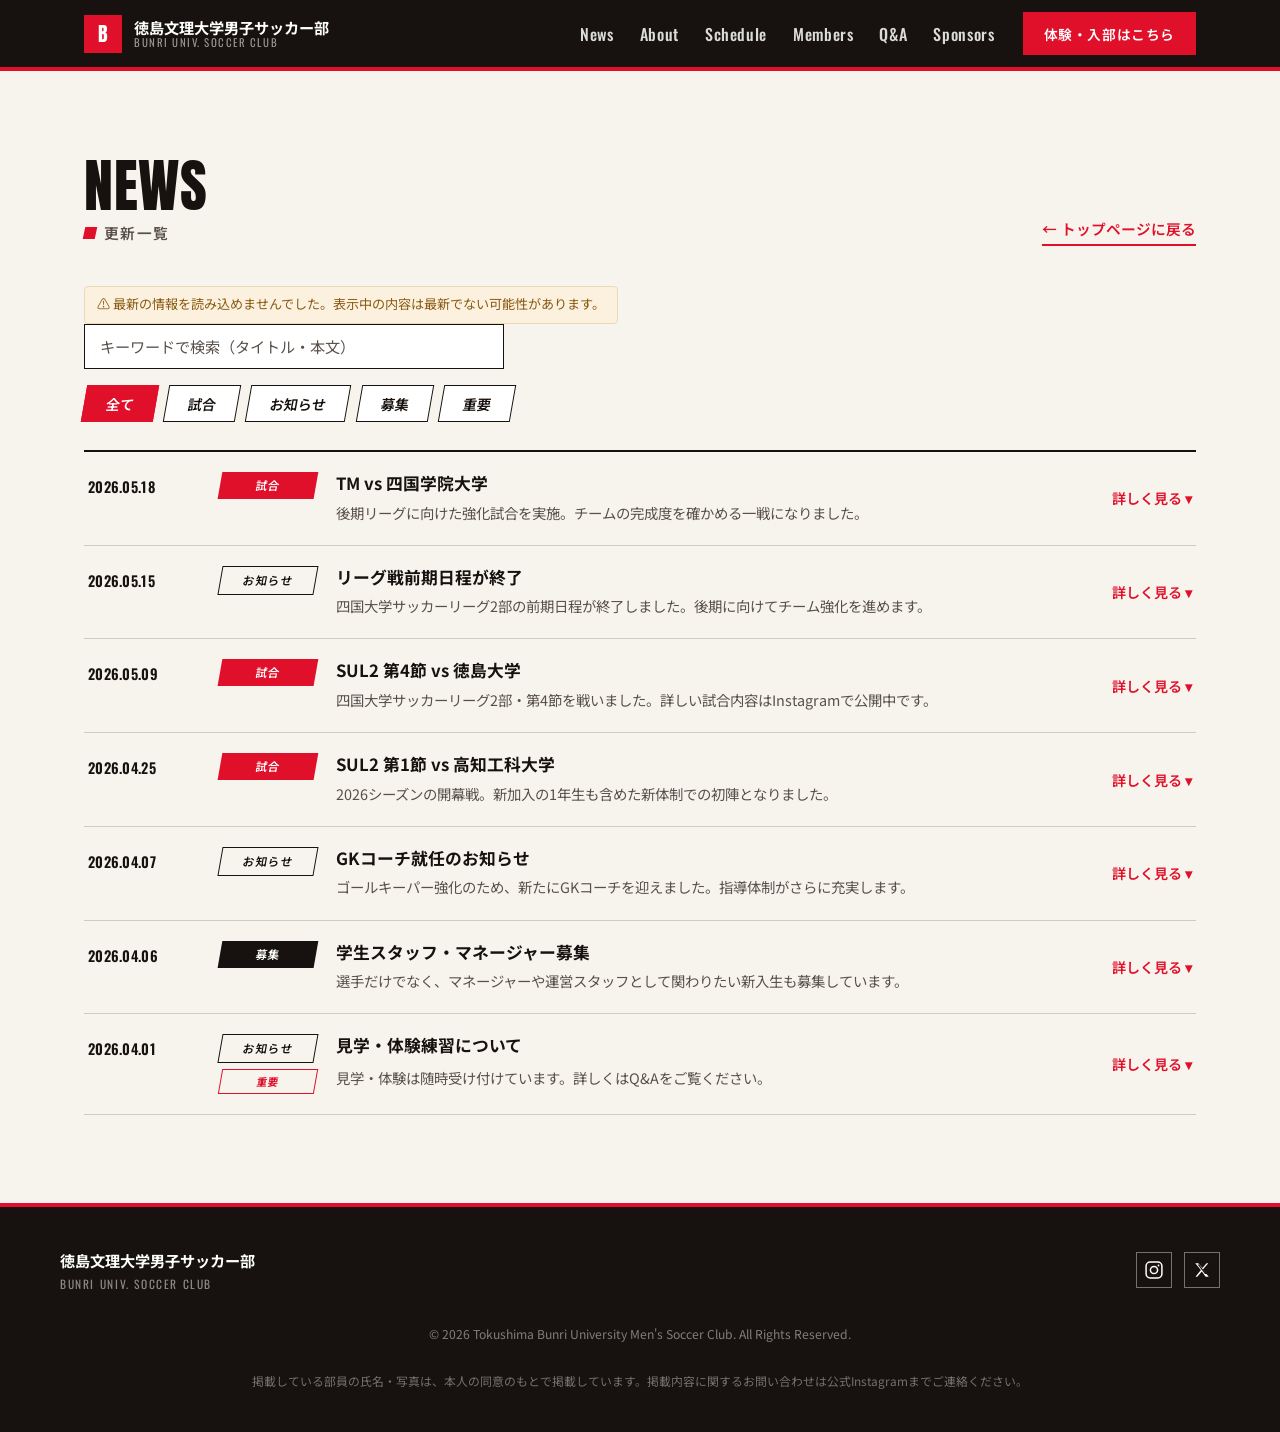
<file: news.html>
<!DOCTYPE html>
<html lang="ja">
<head>
<meta charset="UTF-8">
<meta name="viewport" content="width=device-width, initial-scale=1.0">
<script>
  // ブラウザの「更新前のスクロール位置を自動で復元する」機能を無効にする
  if ('scrollRestoration' in history) {
    history.scrollRestoration = 'manual';
  }
</script>
<title>更新一覧 | 徳島文理大学男子サッカー部</title>
<meta name="description" content="徳島文理大学男子サッカー部のニュース・試合速報の更新一覧です。">

<link rel="icon" href="images/favicon.ico" sizes="any">
<link rel="icon" type="image/png" sizes="32x32" href="images/favicon-32x32.png">
<link rel="icon" type="image/png" sizes="16x16" href="images/favicon-16x16.png">
<link rel="icon" type="image/png" sizes="192x192" href="images/icon-192.png">
<link rel="apple-touch-icon" href="images/apple-touch-icon.png">

<meta property="og:type" content="website">
<meta property="og:site_name" content="徳島文理大学男子サッカー部">
<meta property="og:title" content="更新一覧 | 徳島文理大学男子サッカー部">
<meta property="og:description" content="徳島文理大学男子サッカー部のニュース・試合速報の更新一覧です。">
<meta property="og:url" content="https://test-clubsoceer.netlify.app/news.html">
<meta property="og:image" content="https://test-clubsoceer.netlify.app/images/ogp.jpg">
<meta name="twitter:card" content="summary_large_image">
<link rel="preconnect" href="https://fonts.googleapis.com">
<link rel="preconnect" href="https://fonts.gstatic.com" crossorigin>
<link href="https://fonts.googleapis.com/css2?family=Anton&family=Noto+Sans+JP:wght@400;500;700;900&family=Oswald:wght@400;500;600;700&display=swap" rel="stylesheet">
<link rel="stylesheet" href="styles.css">
</head>
<body>

<a class="skip-link" href="#main">本文へスキップ</a>

<!-- ===== HEADER =====
     index.html と同じヘッダーです。クラブ名・SNSリンクなどは data.js の siteData から自動反映されます -->
<header class="site-header" id="top">
  <div class="header-inner">
    <a href="index.html" class="logo" aria-label="徳島文理大学男子サッカー部 トップへ">
      <span class="logo-mark js-logo-initial" aria-hidden="true">B</span>
      <span class="logo-text">
        <span class="logo-jp js-club-name-jp">徳島文理大学男子サッカー部</span>
        <span class="logo-en js-club-name-en">BUNRI UNIV. SOCCER CLUB</span>
      </span>
    </a>

    <button class="nav-toggle" id="navToggle" aria-expanded="false" aria-controls="primaryNav" aria-label="メニューを開く">
      <span></span><span></span><span></span>
    </button>

    <nav class="primary-nav" id="primaryNav">
      <ul>
        <li><a href="news.html" class="nav-link">News</a></li>
        <li><a href="index.html#about" class="nav-link">About</a></li>
        <li><a href="schedule.html" class="nav-link">Schedule</a></li>
        <li><a href="members.html" class="nav-link">Members</a></li>
        <li><a href="index.html#faq" class="nav-link">Q&amp;A</a></li>
        <li><a href="index.html#sponsors" class="nav-link">Sponsors</a></li>
      </ul>
      <a href="#" target="_blank" rel="noopener" class="btn btn-cta nav-cta js-instagram-link">体験・入部はこちら</a>
    </nav>
  </div>
</header>

<main id="main">

  <!-- ===== 更新一覧（ホームと同じ News カードを再利用） =====
       中身は data.js の newsData（またはGoogleフォーム連携）を
       JavaScript で自動的に流し込みます。件数の上限はありません。 -->
  <section class="section news-section">
    <div class="section-inner">
      <div class="section-head">
        <h1 class="section-title"><span class="section-title-en">News</span><span class="section-title-jp">更新一覧</span></h1>
        <a href="index.html#news" class="section-link">← トップページに戻る</a>
      </div>
      <p class="sync-warning" id="newsSyncWarning" hidden>⚠ 最新の情報を読み込めませんでした。表示中の内容は最新でない可能性があります。</p>

      <div class="search-bar">
        <input type="search" id="newsSearchInput" class="search-input" placeholder="キーワードで検索（タイトル・本文）" aria-label="ニュースをキーワードで検索">
      </div>

      <div class="filter-bar" role="group" aria-label="ニュースの種類で絞り込み">
        <button class="filter-btn is-active" data-filter="all">全て</button>
        <button class="filter-btn" data-filter="match">試合</button>
        <button class="filter-btn" data-filter="info">お知らせ</button>
        <button class="filter-btn" data-filter="recruit">募集</button>
        <button class="filter-btn" data-filter="pinned">重要</button>
      </div>

      <div class="news-grid" id="archiveList">
        <!-- news-archive.js がここに全件を自動で表示します -->
      </div>
      <p class="filter-empty" id="archiveEmpty" hidden>該当するニュースがありません。</p>
    </div>
  </section>

</main>

<!-- ===== FOOTER =====
     index.html と同じフッターです -->
<footer class="site-footer">
  <div class="footer-inner">
    <div class="footer-brand">
      <span class="logo-jp js-club-name-jp">徳島文理大学男子サッカー部</span>
      <span class="logo-en js-club-name-en">BUNRI UNIV. SOCCER CLUB</span>
    </div>

    <ul class="footer-social">
      <li><a href="#" target="_blank" rel="noopener" aria-label="Instagram" class="js-instagram-link">
        <svg viewBox="0 0 24 24" width="20" height="20"><rect x="2.5" y="2.5" width="19" height="19" rx="5" fill="none" stroke="currentColor" stroke-width="1.8"/><circle cx="12" cy="12" r="4.3" fill="none" stroke="currentColor" stroke-width="1.8"/><circle cx="17.4" cy="6.6" r="1.1" fill="currentColor"/></svg>
      </a></li>
      <li><a href="#" target="_blank" rel="noopener" aria-label="X (Twitter)" class="js-x-link">
        <svg viewBox="0 0 24 24" width="18" height="18"><path fill="currentColor" d="M3 3l7.5 9.1L3.4 21h2.3l6-6.9L16.9 21H21l-7.9-9.6L20.4 3h-2.3l-5.6 6.4L7.1 3H3zm3.1 1.6h2l9.9 12.8h-2L6.1 4.6z"/></svg>
      </a></li>
    </ul>

    <p class="footer-copy" id="footerCopy">&copy; 2026 Tokushima Bunri University Men's Soccer Club. All Rights Reserved.</p>
    <p class="footer-note">掲載している部員の氏名・写真は、本人の同意のもとで掲載しています。掲載内容に関するお問い合わせは公式Instagramまでご連絡ください。</p>
  </div>
</footer>

<script src="data.js"></script>
<script src="sheets-sync.js"></script>
<script src="script.js"></script>
<script src="news-archive.js"></script>
</body>
</html>
</file>
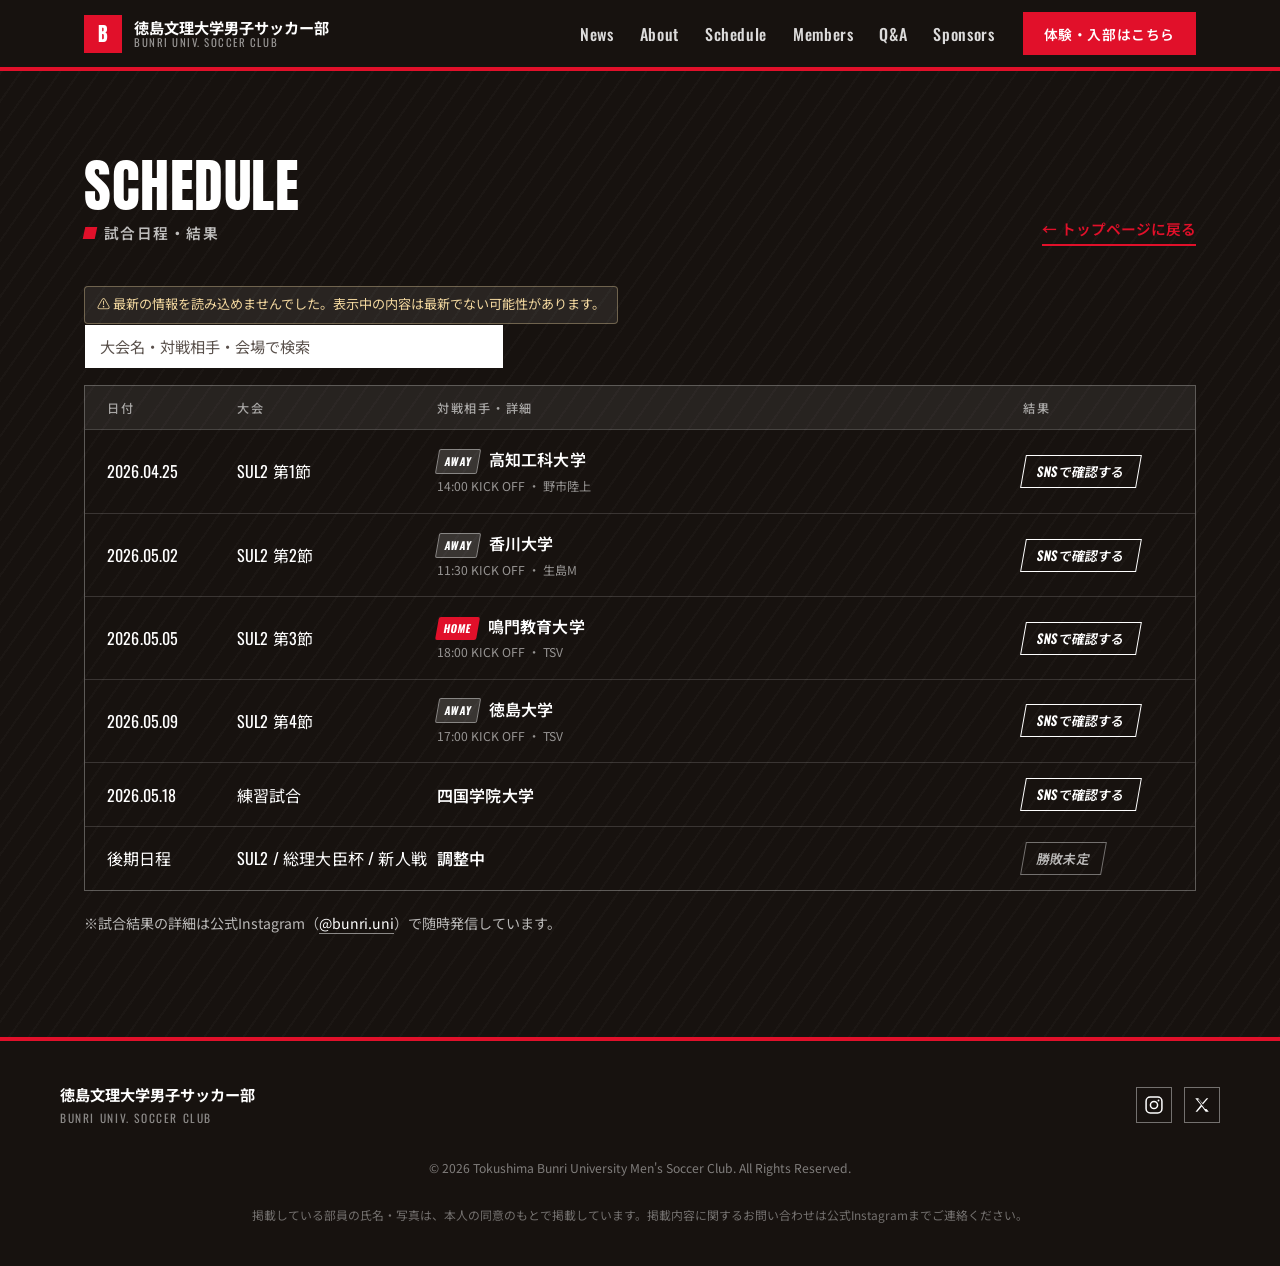
<file: schedule.html>
<!DOCTYPE html>
<html lang="ja">
<head>
<meta charset="UTF-8">
<meta name="viewport" content="width=device-width, initial-scale=1.0">
<script>
  // ブラウザの「更新前のスクロール位置を自動で復元する」機能を無効にする
  if ('scrollRestoration' in history) {
    history.scrollRestoration = 'manual';
  }
</script>
<title>試合日程・結果 | 徳島文理大学男子サッカー部</title>
<meta name="description" content="徳島文理大学男子サッカー部の試合日程・結果の全件一覧です。">

<link rel="icon" href="images/favicon.ico" sizes="any">
<link rel="icon" type="image/png" sizes="32x32" href="images/favicon-32x32.png">
<link rel="icon" type="image/png" sizes="16x16" href="images/favicon-16x16.png">
<link rel="icon" type="image/png" sizes="192x192" href="images/icon-192.png">
<link rel="apple-touch-icon" href="images/apple-touch-icon.png">

<meta property="og:type" content="website">
<meta property="og:site_name" content="徳島文理大学男子サッカー部">
<meta property="og:title" content="試合日程・結果 | 徳島文理大学男子サッカー部">
<meta property="og:description" content="徳島文理大学男子サッカー部の試合日程・結果の全件一覧です。">
<meta property="og:url" content="https://test-clubsoceer.netlify.app/schedule.html">
<meta property="og:image" content="https://test-clubsoceer.netlify.app/images/ogp.jpg">
<meta name="twitter:card" content="summary_large_image">
<link rel="preconnect" href="https://fonts.googleapis.com">
<link rel="preconnect" href="https://fonts.gstatic.com" crossorigin>
<link href="https://fonts.googleapis.com/css2?family=Anton&family=Noto+Sans+JP:wght@400;500;700;900&family=Oswald:wght@400;500;600;700&display=swap" rel="stylesheet">
<link rel="stylesheet" href="styles.css">
</head>
<body>

<a class="skip-link" href="#main">本文へスキップ</a>

<!-- ===== HEADER =====
     index.html と同じヘッダーです。クラブ名・SNSリンクなどは data.js の siteData から自動反映されます -->
<header class="site-header" id="top">
  <div class="header-inner">
    <a href="index.html" class="logo" aria-label="徳島文理大学男子サッカー部 トップへ">
      <span class="logo-mark js-logo-initial" aria-hidden="true">B</span>
      <span class="logo-text">
        <span class="logo-jp js-club-name-jp">徳島文理大学男子サッカー部</span>
        <span class="logo-en js-club-name-en">BUNRI UNIV. SOCCER CLUB</span>
      </span>
    </a>

    <button class="nav-toggle" id="navToggle" aria-expanded="false" aria-controls="primaryNav" aria-label="メニューを開く">
      <span></span><span></span><span></span>
    </button>

    <nav class="primary-nav" id="primaryNav">
      <ul>
        <li><a href="news.html" class="nav-link">News</a></li>
        <li><a href="index.html#about" class="nav-link">About</a></li>
        <li><a href="schedule.html" class="nav-link">Schedule</a></li>
        <li><a href="members.html" class="nav-link">Members</a></li>
        <li><a href="index.html#faq" class="nav-link">Q&amp;A</a></li>
        <li><a href="index.html#sponsors" class="nav-link">Sponsors</a></li>
      </ul>
      <a href="#" target="_blank" rel="noopener" class="btn btn-cta nav-cta js-instagram-link">体験・入部はこちら</a>
    </nav>
  </div>
</header>

<main id="main">

  <!-- ===== 試合日程・結果（全件） =====
       中身は data.js の scheduleData（またはGoogleスプレッドシート連携）を
       JavaScript で自動的に流し込みます。件数の上限はありません。 -->
  <section class="section results-section">
    <div class="section-inner">
      <div class="section-head">
        <h1 class="section-title section-title--light"><span class="section-title-en">Schedule</span><span class="section-title-jp">試合日程・結果</span></h1>
        <a href="index.html#schedule" class="section-link">← トップページに戻る</a>
      </div>
      <p class="sync-warning sync-warning--light" id="scheduleSyncWarning" hidden>⚠ 最新の情報を読み込めませんでした。表示中の内容は最新でない可能性があります。</p>

      <div class="search-bar">
        <input type="search" id="scheduleSearchInput" class="search-input" placeholder="大会名・対戦相手・会場で検索" aria-label="試合日程を大会名や対戦相手で検索">
      </div>

      <div class="scoreboard" role="table" aria-label="試合日程・結果 全件一覧">
        <div class="scoreboard-row scoreboard-head" role="row">
          <span role="columnheader">日付</span>
          <span role="columnheader">大会</span>
          <span role="columnheader">対戦相手・詳細</span>
          <span role="columnheader">結果</span>
        </div>
        <div id="archiveScheduleBody">
          <!-- schedule-archive.js がここに全件を自動で表示します -->
        </div>
      </div>
      <p class="filter-empty" id="archiveScheduleEmpty" hidden>該当する試合がありません。</p>
      <p class="results-note">
        ※試合結果の詳細は公式Instagram（<a href="#" target="_blank" rel="noopener" class="js-instagram-link"><span class="js-instagram-handle">@bunri.uni</span></a>）で随時発信しています。
      </p>
      <div class="section-extras section-extras--light" id="pageScheduleExtras">
        <!-- 「その他」シートで「Scheduleの「◯◯」」という行を追加すると、ここに自動で表示されます -->
      </div>
    </div>
  </section>

</main>

<!-- ===== FOOTER =====
     index.html と同じフッターです -->
<footer class="site-footer">
  <div class="footer-inner">
    <div class="footer-brand">
      <span class="logo-jp js-club-name-jp">徳島文理大学男子サッカー部</span>
      <span class="logo-en js-club-name-en">BUNRI UNIV. SOCCER CLUB</span>
    </div>

    <ul class="footer-social">
      <li><a href="#" target="_blank" rel="noopener" aria-label="Instagram" class="js-instagram-link">
        <svg viewBox="0 0 24 24" width="20" height="20"><rect x="2.5" y="2.5" width="19" height="19" rx="5" fill="none" stroke="currentColor" stroke-width="1.8"/><circle cx="12" cy="12" r="4.3" fill="none" stroke="currentColor" stroke-width="1.8"/><circle cx="17.4" cy="6.6" r="1.1" fill="currentColor"/></svg>
      </a></li>
      <li><a href="#" target="_blank" rel="noopener" aria-label="X (Twitter)" class="js-x-link">
        <svg viewBox="0 0 24 24" width="18" height="18"><path fill="currentColor" d="M3 3l7.5 9.1L3.4 21h2.3l6-6.9L16.9 21H21l-7.9-9.6L20.4 3h-2.3l-5.6 6.4L7.1 3H3zm3.1 1.6h2l9.9 12.8h-2L6.1 4.6z"/></svg>
      </a></li>
    </ul>

    <p class="footer-copy" id="footerCopy">&copy; 2026 Tokushima Bunri University Men's Soccer Club. All Rights Reserved.</p>
    <p class="footer-note">掲載している部員の氏名・写真は、本人の同意のもとで掲載しています。掲載内容に関するお問い合わせは公式Instagramまでご連絡ください。</p>
  </div>
</footer>

<script src="data.js"></script>
<script src="sheets-sync.js"></script>
<script src="script.js"></script>
<script src="schedule-archive.js"></script>
</body>
</html>
</file>
<file: styles.css>
/* =========================================================
   徳島文理大学男子サッカー部 - スタイルシート
   デザイン方針：部活ポスター風（角ばった・平面的・赤×黒×紙色）
   ・グラデーション、丸角、ぼかし影は使わない
   ・アクセントは「斜めに傾いたタグ」「ベタ塗りのずらし影」
========================================================= */
:root{
  --red:        #E1102A;
  --red-deep:   #A50D20;
  --ink:        #17120F;
  --ink-soft:   #59504B;
  --paper:      #F7F4EE;
  --white:      #FFFFFF;
  --line:       rgba(23,18,15,.18);

  --font-display: "Anton", "Oswald", "Noto Sans JP", sans-serif;
  --font-label: "Oswald", "Noto Sans JP", sans-serif;
  --font-body: "Noto Sans JP", sans-serif;

  --max-width: 1160px;
  --header-height: 66px; /* .site-header の実際の高さの目安（ヒーローを「画面いっぱい」にする計算に使う） */
}

*, *::before, *::after{ box-sizing: border-box; }
html{ scroll-behavior: smooth; }
@media (prefers-reduced-motion: reduce){
  html{ scroll-behavior: auto; }
  *{ animation-duration: .001ms !important; animation-iteration-count: 1 !important; transition-duration: .001ms !important; }
}

body{
  margin: 0;
  font-family: var(--font-body);
  color: var(--ink);
  background: var(--paper);
  line-height: 1.75;
  -webkit-font-smoothing: antialiased;
}

h1, h2, h3{ font-family: var(--font-display); margin: 0; font-weight: 400; }

a{ color: inherit; text-decoration: none; }
ul{ list-style: none; margin: 0; padding: 0; }
img{ max-width: 100%; display: block; }
button{ font-family: inherit; cursor: pointer; }
input, textarea, select{ font-family: inherit; font-size: 1rem; }

::selection{ background: var(--red); color: var(--white); }

.skip-link{
  position: absolute; left: -999px; top: 0;
  background: var(--red); color: var(--white); padding: .6em 1em; z-index: 200;
}
.skip-link:focus{ left: 0; }

:focus-visible{
  outline: 3px solid var(--red);
  outline-offset: 2px;
}

.section-inner{
  max-width: var(--max-width);
  margin: 0 auto;
  padding: 0 24px;
}
.section-inner--narrow{ max-width: 760px; }

.section{ padding: 88px 0; }

/* ---- 見出し：大きな英字＋赤い角形マーク付き日本語ラベル ---- */
.section-head{
  display: flex;
  align-items: flex-end;
  justify-content: space-between;
  gap: 20px;
  margin-bottom: 40px;
  flex-wrap: wrap;
}
.section-link{
  font-family: var(--font-label);
  font-weight: 600;
  font-size: .92rem;
  color: var(--red);
  border-bottom: 2px solid var(--red);
  padding-bottom: 2px;
  white-space: nowrap;
}
.section-link:hover{ background: var(--red); color: var(--white); }

.section-title{
  display: flex;
  flex-direction: column;
  gap: 6px;
  margin-bottom: 44px;
}
.section-head .section-title{ margin-bottom: 0; }
.section-title-en{
  font-family: var(--font-display);
  font-size: clamp(2.5rem, 5.8vw, 3.6rem);
  letter-spacing: .01em;
  color: var(--ink);
  line-height: .95;
  text-transform: uppercase;
}
.section-title-jp{
  font-family: var(--font-label);
  font-size: .92rem;
  font-weight: 600;
  letter-spacing: .1em;
  color: var(--ink-soft);
  display: flex;
  align-items: center;
  gap: 8px;
}
.section-title-jp::before{
  content: "";
  width: 12px;
  height: 12px;
  background: var(--red);
  transform: skewX(-12deg);
  flex-shrink: 0;
}
.section-title--light .section-title-en{ color: var(--white); }
.section-title--light .section-title-jp{ color: rgba(255,255,255,.72); }

.sub-title{
  font-family: var(--font-label);
  font-size: 1.15rem;
  font-weight: 600;
  letter-spacing: .04em;
  color: var(--ink);
  margin: 0 0 20px;
  padding-left: 14px;
  border-left: 5px solid var(--red);
}

/* ---- ボタン：角ばった長方形＋ベタ塗りずらし影 ---- */
.btn{
  display: inline-flex;
  align-items: center;
  justify-content: center;
  gap: .4em;
  padding: .85em 1.7em;
  font-family: var(--font-label);
  font-weight: 600;
  font-size: .96rem;
  letter-spacing: .04em;
  border: 2px solid var(--ink);
  background: transparent;
  color: var(--ink);
  transition: transform .12s ease, box-shadow .12s ease, background-color .12s ease, color .12s ease;
  white-space: nowrap;
}
.btn:hover{
  transform: translate(-3px, -3px);
  box-shadow: 5px 5px 0 var(--ink);
}
.btn-cta{
  background: var(--red);
  border-color: var(--ink);
  color: var(--white);
}
.btn-ghost{
  border-color: var(--ink);
  color: var(--ink);
}
.btn-ghost:hover{ background: var(--ink); color: var(--white); }

/* =========================================================
   HEADER
========================================================= */
.site-header{
  position: sticky;
  top: 0;
  z-index: 100;
  background: var(--ink);
  border-bottom: 4px solid var(--red);
}
.header-inner{
  max-width: var(--max-width);
  margin: 0 auto;
  padding: 12px 24px;
  display: flex;
  align-items: center;
  justify-content: space-between;
  gap: 16px;
}
.logo{
  display: flex;
  align-items: center;
  gap: 12px;
  color: var(--white);
}
.logo-mark{
  display: flex;
  align-items: center;
  justify-content: center;
  width: 38px;
  height: 38px;
  background: var(--red);
  color: var(--white);
  font-family: var(--font-display);
  font-size: 1.25rem;
  flex-shrink: 0;
  overflow: hidden;
}
.logo-mark-img{
  width: 100%;
  height: 100%;
  object-fit: cover;
  display: block;
}
.logo-text{ display: flex; flex-direction: column; line-height: 1.2; }
.logo-jp{ font-weight: 700; font-size: .95rem; }
.logo-en{
  font-family: var(--font-label);
  font-size: .68rem;
  letter-spacing: .14em;
  color: rgba(255,255,255,.55);
}

.nav-toggle{
  display: none;
  flex-direction: column;
  justify-content: center;
  gap: 5px;
  width: 40px;
  height: 40px;
  background: transparent;
  border: none;
  padding: 0;
}
.nav-toggle span{
  display: block;
  height: 2px;
  background: var(--white);
}

.primary-nav{
  display: flex;
  align-items: center;
  gap: 26px;
}
.primary-nav ul{
  display: flex;
  gap: 22px;
}
.nav-link{
  font-family: var(--font-label);
  font-weight: 500;
  font-size: 1rem;
  letter-spacing: .04em;
  color: rgba(255,255,255,.85);
  padding: 6px 2px;
  border-bottom: 2px solid transparent;
  transition: border-color .12s ease, color .12s ease;
}
.nav-link:hover{ color: var(--red); border-color: var(--red); }
.nav-cta{
  padding: .55em 1.4em;
  font-size: .86rem;
  border-color: var(--red);
}
.nav-cta:hover{
  transform: none;
  box-shadow: none;
  background: var(--red-deep);
  border-color: var(--red-deep);
}

@media (max-width: 900px){
  .nav-toggle{ display: flex; }
  .primary-nav{
    position: fixed;
    inset: 66px 0 auto 0;
    background: var(--ink);
    flex-direction: column;
    align-items: stretch;
    padding: 20px 24px 28px;
    gap: 20px;
    border-bottom: 4px solid var(--red);
    transform: translateY(-120%);
    opacity: 0;
    transition: transform .22s ease, opacity .22s ease;
  }
  .primary-nav.is-open{ transform: translateY(0); opacity: 1; }
  .primary-nav ul{ flex-direction: column; gap: 4px; }
  .nav-link{ display: block; padding: 12px 4px; border-bottom: 1px solid rgba(255,255,255,.12); }
  .nav-cta{ text-align: center; margin-top: 4px; }
}

/* =========================================================
   HERO（写真を画面いっぱいに敷き、暗めのベタ塗りパネルで
   文字を読みやすくする。グラデーションではなく単色の半透明を
   使うことで、このサイトの「面で分ける」ポスター的な方針を保つ）
========================================================= */
.hero{
  position: relative;
  overflow: hidden;
  background: var(--ink); /* 写真が読み込まれる前・無い場合の下地 */
  color: var(--white);
  padding: 80px 24px;
  display: flex;
  align-items: center;
  border-bottom: 2px solid var(--ink);
  /* ヘッダー(sticky)の高さを差し引いて、ヘッダー＋ヒーローでちょうど画面1枚分になるようにする。
     dvh対応ブラウザでは、スマホのアドレスバーの出し引きにも自然に追従する */
  height: calc(100vh - var(--header-height));
  height: calc(100dvh - var(--header-height));
  min-height: 480px; /* 極端に低い画面でも文字が窮屈にならないための下限 */
}
/* 写真（1枚 or 複数枚のスライドショー）：背景として画面いっぱいに敷く */
.hero-photo{
  position: absolute;
  inset: 0;
  z-index: 0;
  overflow: hidden;
  background: var(--ink);
}
.hero-slide{
  position: absolute;
  inset: 0;
  opacity: 0;
  transition: opacity 1.1s ease;
  z-index: 0;
}
.hero-slide.is-active{ opacity: 1; z-index: 1; }
.hero-photo-img{
  width: 100%;
  height: 100%;
  object-fit: cover;
  display: block;
}
/* 写真の上に敷く、単色の半透明パネル（文字を読みやすくするため。
   グラデーションは使わない） */
.hero-overlay{
  position: absolute;
  inset: 0;
  z-index: 1;
  background: rgba(10, 8, 7, .52);
  pointer-events: none;
}
/* うっすら赤の斜線テクスチャ（ポスターの網掛け風）。画面全体に敷く */
.hero-arc{
  position: absolute;
  inset: 0;
  z-index: 2;
  pointer-events: none;
  background: repeating-linear-gradient(
    -55deg,
    transparent 0 12px,
    rgba(225,16,42,.1) 12px 14px
  );
}
.hero-inner{ position: relative; z-index: 3; max-width: 640px; }
.eyebrow{
  display: inline-block;
  font-family: var(--font-label);
  letter-spacing: .16em;
  font-size: .78rem;
  font-weight: 600;
  color: var(--white);
  background: var(--red);
  padding: .35em 1em;
  transform: skewX(-10deg);
  margin: 0 0 22px;
}
.hero-copy{
  font-family: var(--font-body);
  font-weight: 900;
  font-size: clamp(2.3rem, 5.4vw, 3.7rem);
  line-height: 1.22;
  letter-spacing: .01em;
  color: var(--white);
  text-shadow: 0 2px 18px rgba(0,0,0,.35); /* 写真の明暗が揺れても文字の輪郭が飛ばないように */
}
.hero-copy-accent{
  display: inline-block;
  background: var(--red);
  color: var(--white);
  padding: 0 .14em;
  transform: skewX(-6deg);
}
.hero-sub{
  margin: 24px 0 32px;
  font-size: 1rem;
  color: rgba(255,255,255,.86);
  max-width: 520px;
}
.hero-actions{ display: flex; gap: 16px; flex-wrap: wrap; margin-bottom: 44px; }
.hero .btn-ghost{ border-color: var(--white); color: var(--white); }
.hero .btn-ghost:hover{ background: var(--white); color: var(--ink); box-shadow: 5px 5px 0 rgba(255,255,255,.35); }

.hero-stats{
  display: flex;
  gap: 40px;
  margin: 0;
  padding-top: 26px;
  border-top: 2px solid rgba(255,255,255,.35);
  flex-wrap: wrap;
}
.hero-stats > div{
  border-left: 4px solid var(--red);
  padding-left: 14px;
}
.hero-stats dt{
  font-family: var(--font-label);
  font-size: .74rem;
  letter-spacing: .08em;
  color: rgba(255,255,255,.72);
  margin-bottom: 4px;
}
.hero-stats dd{
  margin: 0;
  font-family: var(--font-display);
  font-size: 2.1rem;
  line-height: 1;
  color: var(--white);
}
.hero-stats dd span{
  font-size: .95rem;
  font-family: var(--font-label);
  margin-left: 3px;
  color: rgba(255,255,255,.72);
}

/* インジケーター（点）：写真が複数枚（スライドショー）のときだけJSで表示される */
.hero-dots{
  position: absolute;
  bottom: 22px;
  left: 50%;
  transform: translateX(-50%);
  display: flex;
  gap: 8px;
  z-index: 4;
}
.hero-dot{
  width: 9px;
  height: 9px;
  border-radius: 50%;
  background: rgba(255,255,255,.45);
  border: 1.5px solid rgba(255,255,255,.7);
  padding: 0;
  cursor: pointer;
  transition: background .2s;
}
.hero-dot.is-active{ background: var(--white); }

/* 写真が1枚も設定されていない場合のダミー表示 */
.photo-placeholder{
  width: 100%; height: 100%;
  display: flex; flex-direction: column; align-items: center; justify-content: center;
  gap: 10px;
  background:
    repeating-linear-gradient(45deg, rgba(255,255,255,.05) 0 12px, transparent 12px 24px),
    var(--ink);
  color: rgba(255,255,255,.7);
}
.photo-placeholder span{
  font-family: var(--font-label);
  letter-spacing: .18em;
  font-size: .78rem;
}

@media (max-width: 900px){
  .hero{
    /* スマホでは「背景いっぱい＋テキスト重ね」は無理なので、
       上下2段レイアウトに戻す。写真は縁なし・画面幅いっぱいにして
       PC版に近い、面で見せるシンプルな印象にする */
    position: relative;
    background: var(--paper);
    color: var(--ink);
    height: auto;
    min-height: unset;
    padding: 0 0 40px;
    align-items: flex-start;
    flex-wrap: wrap;
    gap: 0;
  }
  .hero-photo{
    position: relative; /* ← これが無いと中のスライド画像がセクション全体に広がってしまう */
    inset: auto;
    z-index: auto;
    width: 100%;
    height: 240px;
    overflow: hidden;
    background: var(--ink);
    border: none;
    box-shadow: none; /* PC版と同じく縁なし・フチなしのシンプルな見せ方に */
    order: -1; /* 写真をテキストより上に配置 */
  }
  .hero-photo-img, .hero-slide, .photo-placeholder{
    width: 100%;
    height: 100%;
    object-fit: cover;
    display: block;
  }
  .hero-overlay{ display: none; /* スマホでは暗パネル不要 */ }
  .hero-arc{
    display: none; /* スマホでは斜線テクスチャ不要 */
  }
  .hero-inner{
    position: static;
    z-index: auto;
    max-width: none;
    width: 100%;
    padding: 28px 20px 0;
    color: var(--ink);
  }
  .eyebrow{ color: var(--white); }
  .hero-copy{ color: var(--ink); text-shadow: none; }
  .hero-copy-accent{ background: var(--red); }
  .hero-sub{ color: var(--ink-soft); }
  .hero .btn-ghost{ border-color: var(--ink); color: var(--ink); }
  .hero .btn-ghost:hover{ background: var(--ink); color: var(--white); }
  .hero-stats{
    border-top: 2px solid var(--ink);
    color: var(--ink);
  }
  .hero-stats > div{ border-left: 4px solid var(--red); }
  .hero-stats dt{ color: var(--ink-soft); }
  .hero-stats dd{ color: var(--ink); }
  .hero-stats dd span{ color: var(--ink-soft); }
  /* 複数枚の写真が設定されているときは、スマホでも切り替え用の点を表示する */
  .hero-dots{ bottom: 10px; }
}

/* =========================================================
   NEWS（カードをやめて新聞の一覧風の行組みに）
========================================================= */
.news-grid{
  display: flex;
  flex-direction: column;
  border-top: 2px solid var(--ink);
}
.news-card{
  display: grid;
  grid-template-columns: 112px 96px 1fr auto;
  grid-template-areas:
    "date tag title more"
    "date tag text  more";
  column-gap: 20px;
  row-gap: 4px;
  align-items: start;
  padding: 20px 4px;
  border-bottom: 1px solid var(--line);
  scroll-margin-top: 90px; /* headerがstickyなので、アンカージャンプ時に隠れないよう余白を確保 */
}
.news-date{
  grid-area: date;
  font-family: var(--font-label);
  font-weight: 600;
  color: var(--ink);
  font-size: .9rem;
  letter-spacing: .02em;
  padding-top: 2px;
}
.news-tag-group{
  grid-area: tag;
  display: flex;
  flex-direction: column;
  align-items: stretch; /* お知らせタグと固定/重要タグの横幅を揃える */
  gap: 6px;
}
.news-tag{
  justify-self: start;
  text-align: center;
  font-family: var(--font-label);
  font-size: .72rem;
  font-weight: 600;
  letter-spacing: .05em;
  padding: .28em .9em;
  transform: skewX(-10deg);
}
.news-tag--match{ background: var(--red); color: var(--white); }
.news-tag--info{ border: 1.5px solid var(--ink); color: var(--ink); }
.news-tag--recruit{ background: var(--ink); color: var(--white); }
.news-tag-pinned{
  text-align: center;
  font-family: var(--font-label);
  font-size: .66rem;
  font-weight: 700;
  letter-spacing: .05em;
  padding: .22em .8em;
  background: var(--paper);
  color: var(--red);
  border: 1.5px solid var(--red);
  transform: skewX(-10deg);
}
.news-title{
  grid-area: title;
  font-family: var(--font-body);
  font-weight: 700;
  font-size: 1.05rem;
  line-height: 1.4;
  margin: 0;
}
.news-text{
  grid-area: text;
  margin: 0;
  color: var(--ink-soft);
  font-size: .9rem;
}
.news-more{
  grid-area: more;
  align-self: center;
  font-family: var(--font-label);
  font-size: .88rem;
  font-weight: 600;
  color: var(--red);
  white-space: nowrap;
}
.news-more::after{ content: " →"; }
.news-more:hover{ text-decoration: underline; }

@media (max-width: 720px){
  .news-card{
    grid-template-columns: auto 1fr;
    grid-template-areas:
      "date tag"
      "title title"
      "text  text"
      "more  more";
    row-gap: 6px;
  }
  .news-tag-group{ justify-self: end; align-items: stretch; }
}

/* =========================================================
   ABOUT
========================================================= */
.about-grid{
  display: grid;
  grid-template-columns: 1fr 1.1fr;
  gap: 48px;
  align-items: start;
  margin-bottom: 56px;
}
.about-slogan{
  font-family: var(--font-body);
  font-weight: 900;
  font-size: 1.9rem;
  color: var(--red);
  margin: 0 0 18px;
  line-height: 1.4;
}
.about-text{ color: var(--ink-soft); }

.about-facts{
  display: grid;
  grid-template-columns: 1fr 1fr;
  gap: 14px;
  margin: 0;
}
/* 「その他」シートで各セクションに自由に追加できる補足カード
   （News/Schedule/Members/Q&A/Sponsors共通。中身が無い時は何も表示されない） */
.section-extras{
  display: grid;
  grid-template-columns: 1fr 1fr;
  gap: 14px;
  margin: 24px 0 0;
  padding: 0;
  list-style: none;
}
.section-extras:empty{ display: none; margin: 0; }
.section-extras--light .fact-card{ background: transparent; border-color: rgba(255,255,255,.35); color: var(--white); }
.section-extras--light .fact-card dt{ color: var(--red); }
.section-extras--light .fact-note{ color: rgba(255,255,255,.6); }
@media (max-width: 640px){
  .section-extras{ grid-template-columns: 1fr; }
}
.fact-card{
  background: var(--white);
  border: 1.5px solid var(--ink);
  padding: 18px 20px;
}
.fact-card dt{
  font-family: var(--font-label);
  font-weight: 600;
  color: var(--red);
  letter-spacing: .05em;
  margin-bottom: 8px;
  font-size: .9rem;
  display: flex;
  align-items: center;
  gap: 7px;
}
.fact-card dt::before{
  content: "";
  width: 9px;
  height: 9px;
  background: var(--red);
  transform: skewX(-12deg);
  flex-shrink: 0;
}
.fact-card dd{ margin: 0; }
.fact-note{ color: var(--ink-soft); font-size: .83rem; }
.fact-note a{ color: var(--red); font-weight: 600; border-bottom: 1px solid var(--red); padding-bottom: 1px; }

.year-schedule-grid{
  display: grid;
  grid-template-columns: repeat(4, 1fr);
  gap: 0 24px;
}
.ys-card{
  border-top: 2px solid var(--ink);
  padding: 12px 2px 18px;
  display: flex;
  flex-direction: column;
  gap: 4px;
}
.ys-month{
  font-family: var(--font-display);
  color: var(--red);
  font-size: 1.35rem;
  line-height: 1;
}
.ys-body{ font-size: .86rem; color: var(--ink-soft); }

@media (max-width: 900px){
  .about-grid{ grid-template-columns: 1fr; }
  .about-facts{ grid-template-columns: 1fr; }
  .year-schedule-grid{ grid-template-columns: repeat(2, 1fr); }
}

/* =========================================================
   SCHEDULE / RESULTS（黒ベタ＋細い斜線テクスチャの掲示板風）
========================================================= */
.results-section{
  background:
    repeating-linear-gradient(-55deg, rgba(255,255,255,.02) 0 2px, transparent 2px 16px),
    var(--ink);
  color: var(--white);
}
.scoreboard{
  border: 1px solid rgba(255,255,255,.3);
}
#scheduleBody{ display: contents; }
#archiveScheduleBody{ display: contents; }
.scoreboard-row{
  display: grid;
  grid-template-columns: 130px 200px 1fr 150px;
  align-items: center;
  padding: 15px 22px;
  border-bottom: 1px solid rgba(255,255,255,.15);
  font-family: var(--font-label);
  letter-spacing: .01em;
}
.scoreboard-row:last-child{ border-bottom: none; }
.scoreboard-row--today{
  border-top: 2px solid var(--red);
}
.scoreboard-row [data-label="対戦相手"]{ font-weight: 600; color: var(--white); }
.opponent-cell{
  display: flex;
  flex-wrap: wrap;
  align-items: baseline;
  column-gap: 10px;
  row-gap: 2px;
}
.opponent-name{ font-weight: 600; color: var(--white); }
.opponent-sub{
  flex-basis: 100%;
  font-family: var(--font-body);
  font-weight: 400;
  font-size: .76rem;
  letter-spacing: 0;
  color: rgba(255,255,255,.55);
}
.ha-badge{
  font-family: var(--font-label);
  font-size: .68rem;
  font-weight: 700;
  letter-spacing: .04em;
  padding: .2em .6em;
  border-radius: 2px;
  transform: skewX(-10deg);
}
.ha-badge.ha-home{ background: var(--red); color: var(--white); }
.ha-badge.ha-away{ background: rgba(255,255,255,.15); color: var(--white); border: 1px solid rgba(255,255,255,.4); }
.scoreboard-head{
  background: rgba(255,255,255,.07);
  font-size: .76rem;
  color: rgba(255,255,255,.6);
  letter-spacing: .14em;
  padding-top: 11px;
  padding-bottom: 11px;
  font-weight: 500;
}
.badge{
  display: inline-flex;
  align-items: center;
  justify-content: center;
  font-family: var(--font-label);
  font-weight: 600;
  font-size: .82rem;
  padding: .3em 1em;
  transform: skewX(-10deg);
}
.badge-link{
  border: 1.5px solid var(--white);
  color: var(--white);
  transition: background-color .12s ease, border-color .12s ease;
}
.badge-link:hover{ background: var(--red); border-color: var(--red); }
.badge-win{ background: var(--red); color: var(--white); }
.badge-lose{ background: rgba(255,255,255,.25); color: var(--white); }
.badge-draw{ border: 1.5px solid rgba(255,255,255,.6); color: var(--white); }
.badge-pending{
  border: 1.5px solid rgba(255,255,255,.4);
  color: rgba(255,255,255,.7);
}

.schedule-more-link{ text-align: center; margin: 18px 0 0; }

.results-note{
  margin-top: 20px;
  color: rgba(255,255,255,.7);
  font-size: .88rem;
}
.results-note a{ color: var(--white); border-bottom: 1px solid rgba(255,255,255,.5); }

@media (max-width: 760px){
  .scoreboard-head{ display: none; }
  .scoreboard-row{
    grid-template-columns: 1fr auto;
    grid-template-areas:
      "date   result"
      "opp    result"
      "comp   result";
    row-gap: 6px;
    column-gap: 14px;
  }
  .scoreboard-row [data-label="日付"]{ grid-area: date; }
  .scoreboard-row [data-label="結果"]{
    grid-area: result;
    justify-self: end;
    align-self: center;
  }
  .scoreboard-row [data-label="対戦相手"]{ grid-area: opp; font-size: 1.05rem; }
  .scoreboard-row [data-label="大会"]{ grid-area: comp; opacity: .7; }
}

/* =========================================================
   MEMBERS
========================================================= */
/* スマホ版のトップページ専用サマリーカード。
   PC版では常に非表示（.members-full がそのまま表示される） */
.members-summary{ display: none; }
.members-summary-photo{
  display: block;
  width: 100%;
  aspect-ratio: 16 / 10;
  object-fit: cover;
  border: 2px solid var(--ink);
  box-shadow: 8px 8px 0 var(--red);
  margin-bottom: 26px;
  background: var(--ink);
}
.members-summary-count{
  font-family: var(--font-display);
  font-size: 1.5rem;
  color: var(--ink);
  margin: 0 0 22px;
}

.staff-comments{
  display: grid;
  grid-template-columns: repeat(3, 1fr);
  gap: 18px;
  margin: 0 0 48px;
}
.comment-card{
  margin: 0;
  background: var(--white);
  border: 1.5px solid var(--ink);
  border-top: 6px solid var(--red);
  padding: 22px 24px;
}
.comment-avatar{
  width: 58px;
  height: 58px;
  object-fit: cover;
  display: block;
  margin-bottom: 14px;
  border: 1.5px solid var(--ink);
}
.comment-role{
  font-family: var(--font-label);
  color: var(--red);
  font-weight: 600;
  letter-spacing: .08em;
  font-size: .78rem;
  margin: 0 0 4px;
}
.comment-name{ font-weight: 700; margin: 0 0 12px; }
.comment-text{ margin: 0; color: var(--ink-soft); font-size: .93rem; }

.search-bar{ margin-bottom: 16px; }
.search-input{
  width: 100%;
  max-width: 420px;
  font-family: var(--font-body);
  font-size: .95rem;
  padding: .7em 1em;
  border: 1.5px solid var(--ink);
  background: var(--white);
  color: var(--ink);
  border-radius: 0; /* 角丸なしのデザイン方針に合わせる */
}
.search-input::placeholder{ color: var(--ink-soft); }
.search-input:focus{
  outline: 2px solid var(--red);
  outline-offset: 1px;
}
/* ブラウザ標準の検索アイコン・クリアボタンの見た目はそのまま活かす */
.search-input::-webkit-search-cancel-button{ cursor: pointer; }

.filter-bar{
  display: flex;
  gap: 10px;
  flex-wrap: wrap;
  margin-bottom: 28px;
}
.filter-btn{
  font-family: var(--font-label);
  font-weight: 600;
  font-size: .88rem;
  padding: .5em 1.5em;
  border: 1.5px solid var(--ink);
  background: var(--white);
  color: var(--ink);
  transform: skewX(-10deg);
  transition: background-color .12s ease, color .12s ease, border-color .12s ease;
}
.filter-btn:hover{ color: var(--red); border-color: var(--red); }
.filter-btn.is-active{
  background: var(--red);
  border-color: var(--red);
  color: var(--white);
}

.player-grid{
  display: grid;
  grid-template-columns: repeat(4, 1fr);
  gap: 18px;
}
.player-card{
  background: var(--white);
  border: 1.5px solid var(--ink);
  overflow: hidden;
  padding-bottom: 18px;
  transition: transform .12s ease, box-shadow .12s ease;
}
.player-card:hover{
  transform: translate(-3px, -3px);
  box-shadow: 6px 6px 0 var(--red);
}
.player-card--staff:hover{ box-shadow: 6px 6px 0 var(--ink); }
.player-card.is-hidden{ display: none; }
.news-card.is-hidden{ display: none; }
.scoreboard-row.is-hidden{ display: none; }
.player-photo{
  aspect-ratio: 1/1;
  background:
    repeating-linear-gradient(45deg, rgba(255,255,255,.07) 0 10px, transparent 10px 20px),
    var(--red);
  display: flex;
  align-items: center;
  justify-content: center;
  border-bottom: 1.5px solid var(--ink);
}
.player-card--staff .player-photo{
  background:
    repeating-linear-gradient(45deg, rgba(255,255,255,.06) 0 10px, transparent 10px 20px),
    var(--ink);
}
.player-photo-img{
  width: 100%;
  height: 100%;
  object-fit: cover;
  display: block;
}
.player-initial{
  font-family: var(--font-display);
  font-size: 3rem;
  color: var(--white);
}
.player-name{
  margin: 16px 18px 2px;
  font-size: 1.02rem;
  font-family: var(--font-body);
  font-weight: 700;
}
.player-meta{
  margin: 0 18px;
  color: var(--red);
  font-weight: 600;
  font-size: .82rem;
  letter-spacing: .03em;
  font-family: var(--font-label);
}
.player-quote{ margin: 4px 18px 0; color: var(--ink-soft); font-size: .84rem; }

.filter-empty{
  text-align: center;
  color: var(--ink-soft);
  padding: 40px 0;
}
.member-more-link{ text-align: center; margin: 8px 0 0; }
.news-more-link{ text-align: center; margin: 18px 0 0; }
.section-note{
  text-align: center;
  margin: 18px 0 0;
  font-size: .85rem;
  color: var(--ink-soft);
}
.section-note--light{ color: rgba(255,255,255,.6); }

@media (max-width: 900px){
  .staff-comments{ grid-template-columns: 1fr; }
  .player-grid{ grid-template-columns: repeat(3, 1fr); }
  .members-summary{ display: block; }
  .members-full{ display: none; }
}
@media (max-width: 640px){
  .player-grid{ grid-template-columns: repeat(2, 1fr); gap: 12px; }
}

/* =========================================================
   FAQ / アコーディオン
========================================================= */
.accordion{ border-top: 2px solid var(--ink); }
.accordion-item{ border-bottom: 1px solid var(--line); }
.accordion-item h3{ margin: 0; }
.accordion-trigger{
  width: 100%;
  display: flex;
  align-items: center;
  gap: 14px;
  background: none;
  border: none;
  text-align: left;
  padding: 22px 4px;
  font-family: var(--font-body);
  font-size: 1.02rem;
  font-weight: 700;
  color: var(--ink);
}
.q-mark{
  font-family: var(--font-display);
  background: var(--red);
  color: var(--white);
  width: 28px; height: 28px;
  min-width: 28px;
  display: flex; align-items: center; justify-content: center;
  font-size: .95rem;
  transform: skewX(-8deg);
}
.accordion-trigger::after{
  content: "+";
  margin-left: auto;
  font-family: var(--font-display);
  font-size: 1.6rem;
  color: var(--red);
  transition: transform .18s ease;
}
.accordion-trigger[aria-expanded="true"]::after{ transform: rotate(45deg); }
.accordion-panel{
  padding: 0 4px 22px 46px;
  color: var(--ink-soft);
}
.accordion-panel p{ margin: 0; }
.accordion-panel a{ color: var(--red); border-bottom: 1px solid var(--red); }
.faq-more{
  display: inline-block;
  margin-top: 10px;
  font-family: var(--font-label);
  font-weight: 600;
  font-size: .85rem;
  color: var(--red);
  border-bottom: none;
}
.faq-more::after{ content: " →"; }
.faq-more:hover{ text-decoration: underline; }

/* =========================================================
   SPONSORS
========================================================= */
.sponsors-lead{ color: var(--ink-soft); margin-bottom: 30px; max-width: 640px; }
.sponsor-grid{
  display: grid;
  grid-template-columns: repeat(2, 1fr);
  gap: 18px;
}
.sponsor-card{
  display: flex;
  flex-direction: column;
  gap: 16px;
  background: var(--white);
  border: 1.5px solid var(--ink);
  padding: 20px;
}
.sponsor-logo{
  display: flex;
  align-items: center;
  justify-content: center;
  min-height: 84px;
  background: var(--white);
  border: 1px solid var(--line);
  padding: 14px;
  transition: border-color .12s ease;
}
.sponsor-logo:hover{ border-color: var(--red); }
.sponsor-logo img{ max-height: 62px; width: auto; }
.sponsor-logo span{
  font-family: var(--font-label);
  font-weight: 600;
  color: var(--ink-soft);
  text-align: center;
  font-size: .95rem;
}
.sponsor-info{ display: flex; flex-direction: column; gap: 6px; }
.sponsor-name{ margin: 0; font-weight: 700; font-size: .98rem; }
.sponsor-address{ margin: 0; font-size: .8rem; color: var(--ink-soft); }
.sponsor-desc{ margin: 0; font-size: .88rem; color: var(--ink-soft); line-height: 1.7; }

.sponsor-support{
  margin-top: 56px;
  padding-top: 44px;
  border-top: 2px solid var(--ink);
}
.support-grid{
  display: grid;
  grid-template-columns: repeat(2, 1fr);
  gap: 18px;
  margin-bottom: 24px;
}
.support-card{
  background: var(--white);
  border: 1.5px solid var(--ink);
  padding: 22px 24px;
}
.support-image-link{
  position: relative;
  display: block;
  margin-bottom: 16px;
  cursor: zoom-in;
}
.support-image-link::after{
  content: "🔍 拡大表示";
  position: absolute;
  right: 10px;
  bottom: 10px;
  background: rgba(23,18,15,.78);
  color: var(--white);
  font-family: var(--font-label);
  font-size: .72rem;
  font-weight: 600;
  padding: .3em .7em;
  opacity: 0;
  transition: opacity .15s ease;
}
.support-image-link:hover::after,
.support-image-link:focus-visible::after{ opacity: 1; }
.support-image{
  width: 100%;
  border: 1px solid var(--line);
  margin-bottom: 0;
  display: block;
}
.support-title{
  font-family: var(--font-body);
  font-size: 1.02rem;
  font-weight: 700;
  margin: 0 0 8px;
  color: var(--red);
}
.support-lead{ margin: 0 0 14px; font-size: .92rem; color: var(--ink-soft); }
.support-list{
  display: flex;
  flex-direction: column;
  gap: 8px;
  list-style: none;
  margin: 0;
  padding: 0;
}
.support-list li{
  font-size: .88rem;
  color: var(--ink-soft);
  padding-left: 1.15em;
  position: relative;
  line-height: 1.6;
}
.support-list li::before{
  content: "";
  position: absolute;
  left: 0;
  top: .55em;
  width: 7px;
  height: 7px;
  background: var(--red);
  transform: skewX(-12deg);
}
.support-contact{
  font-size: .9rem;
  color: var(--ink-soft);
  margin: 0 0 20px;
}
.support-contact a{ color: var(--red); font-weight: 700; border-bottom: 1px solid var(--red); }

.support-cta{
  display: flex;
  width: fit-content;
  margin: 0 auto;
}

@media (max-width: 760px){
  .sponsor-grid{ grid-template-columns: 1fr; }
  .support-grid{ grid-template-columns: 1fr; }
}

/* =========================================================
   CONTACT
========================================================= */
.contact-lead{ color: var(--ink-soft); margin-bottom: 24px; }
.contact-alt{
  background: var(--white);
  border: 1.5px solid var(--ink);
  border-left: 8px solid var(--red);
  padding: 18px 22px;
  margin-bottom: 28px;
}
.contact-alt p{ margin: 0 0 8px; font-size: .92rem; font-weight: 700; }
.contact-alt-links{ display: flex; gap: 20px; flex-wrap: wrap; }
.contact-alt-links a{
  color: var(--red);
  font-weight: 600;
  font-size: .92rem;
  border-bottom: 1px solid var(--red);
}

.gform-button{
  display: flex;
  width: 100%;
  padding: 1.05em;
  font-size: 1rem;
}

.contact-note{
  margin-top: 18px;
  font-size: .86rem;
  color: var(--ink-soft);
}
.contact-note a{ color: var(--red); border-bottom: 1px solid var(--red); }

/* =========================================================
   FOOTER
========================================================= */
.site-footer{
  background: var(--ink);
  color: rgba(255,255,255,.8);
  padding: 40px 24px;
  border-top: 4px solid var(--red);
}
.footer-inner{
  max-width: var(--max-width);
  margin: 0 auto;
  display: flex;
  flex-wrap: wrap;
  align-items: center;
  justify-content: space-between;
  gap: 20px;
}
.footer-brand{ display: flex; flex-direction: column; }
.footer-brand .logo-jp{ color: var(--white); font-weight: 700; }
.footer-brand .logo-en{
  font-family: var(--font-label);
  letter-spacing: .14em;
  font-size: .72rem;
  color: rgba(255,255,255,.5);
}
.footer-social{ display: flex; gap: 12px; }
.footer-social a{
  width: 36px; height: 36px;
  display: flex; align-items: center; justify-content: center;
  border: 1.5px solid rgba(255,255,255,.4);
  color: var(--white);
  transition: border-color .12s ease, color .12s ease;
}
.footer-social a:hover{ border-color: var(--red); color: var(--red); }
.footer-copy{
  width: 100%;
  text-align: center;
  font-size: .76rem;
  color: rgba(255,255,255,.45);
  margin: 10px 0 0;
}
.footer-note{
  width: 100%;
  text-align: center;
  font-size: .74rem;
  color: rgba(255,255,255,.4);
  margin: 6px 0 0;
}

/* =========================================================

/* =========================================================
   NEWS ARCHIVE PAGE（news.html：更新一覧ページ）
   ホームの News セクションと同じ .news-grid / .news-card を再利用し、
   「詳しく見る」をアコーディオンの開閉ボタンにしたもの。
========================================================= */

/* 「詳しく見る」を <a> ではなく <button> として使うためのリセット
   （見た目は .news-more の基本スタイルをそのまま流用する） */
button.news-more{
  background: none;
  border: none;
  padding: 0;
  cursor: pointer;
  font-family: inherit;
}
/* 矢印アイコンを開閉状態に応じて切り替える（ホームの <a> 版には
   aria-expanded が無いので、この一覧ページの分だけに適用される） */
.news-more[aria-expanded]::after{ content: " ▾"; }
.news-more[aria-expanded="true"]::after{ content: " ▴"; }

/* 開閉する詳細パネル（.news-card のグリッドに全幅の行として追加する） */
.news-detail{
  grid-column: 1 / -1;
  margin-top: 6px;
  padding-top: 14px;
  border-top: 1px dashed var(--line);
  color: var(--ink-soft);
  font-size: .92rem;
  line-height: 1.8;
  white-space: pre-line;
}
.news-detail p{ margin: 0 0 10px; }
.news-detail p:last-child{ margin-bottom: 0; }
.news-detail a{ color: var(--red); font-weight: 600; border-bottom: 1px solid var(--red); white-space: normal; }
.news-detail-image{
  display: block;
  width: 100%;
  max-width: 420px;
  height: auto;
  border: 1px solid var(--line);
  margin: 0;
}
.news-detail-image-link{
  position: relative;
  display: block;
  max-width: 420px;
  margin: 4px 0 14px;
  cursor: zoom-in;
}
.news-detail-image-link::after{
  content: "🔍 拡大表示";
  position: absolute;
  right: 10px;
  bottom: 10px;
  background: rgba(23,18,15,.78);
  color: var(--white);
  font-family: var(--font-label);
  font-size: .72rem;
  font-weight: 600;
  padding: .3em .7em;
  opacity: 0;
  transition: opacity .15s ease;
}
.news-detail-image-link:hover::after,
.news-detail-image-link:focus-visible::after{ opacity: 1; }

@media (max-width: 720px){
  .news-detail{ grid-column: 1 / -1; }
}

/* =========================================================
   同期エラーの注意書き（Googleシートの読み込みに失敗した時だけ表示）
========================================================= */
.sync-warning{
  display: flex;
  align-items: center;
  gap: 6px;
  margin: 10px 0 0;
  padding: .5em .9em;
  font-size: .82rem;
  color: #8A5A12;
  background: #FBF1DE;
  border: 1px solid #EAD9B4;
  border-radius: 4px;
  width: fit-content;
}
/* display:flex が [hidden] より後に評価されると、JSで hidden=true にしても
   表示され続けてしまう。hidden属性が付いている時は必ず非表示にする */
.sync-warning[hidden]{ display: none; }
.sync-warning--light{
  color: #F4D9A0;
  background: rgba(255,255,255,.08);
  border-color: rgba(244,217,160,.35);
}

/* =========================================================
   スマホ余白調整（スクロール量削減）
   ベースのスタイルはそのまま維持し、スマホのみ上書き
   参考基準：Jリーグクラブ公式・大学スポーツ系サイトのモバイル余白
========================================================= */
@media (max-width: 900px) {
  /* セクション間の余白：88px → 64px（一般的なスポーツ系サイトの水準） */
  .section { padding: 64px 0; }
  /* セクション横パディング：24px → 16px（コンテンツ幅を確保） */
  .section-inner { padding: 0 16px; }
  /* セクション見出し下の余白を縮小 */
  .section-head { margin-bottom: 28px; }
  .section-title { margin-bottom: 28px; }

  /* ヒーローエリア：内側の余白と各要素の間隔を詰める */
  .hero { padding: 0 0 32px; }
  .hero-photo { height: 260px; }
  .hero-inner { padding: 22px 16px 0; }
  .eyebrow { margin: 0 0 16px; }
  .hero-copy { font-size: clamp(1.85rem, 5.4vw, 3.7rem); }
  .hero-sub { margin: 16px 0 24px; }
  .hero-actions { margin-bottom: 28px; gap: 10px; }
  .hero-stats { gap: 24px; padding-top: 20px; }

  /* About：スローガンのフォントサイズと余白を縮小 */
  .about-slogan { font-size: 1.6rem; margin-bottom: 14px; }
  .about-grid { margin-bottom: 32px; }
  .about-facts { gap: 10px; }
  .fact-card { padding: 14px 16px; }

  /* FAQ：トリガーの縦パディングをわずかに縮小 */
  .accordion-trigger { padding: 18px 4px; }
  .accordion-panel { padding-bottom: 18px; }

  /* スポンサー：支援内容ブロックの上余白を縮小 */
  .sponsor-support { margin-top: 36px; padding-top: 28px; }

  /* フッター */
  .site-footer { padding: 32px 16px; }
}
</file>
